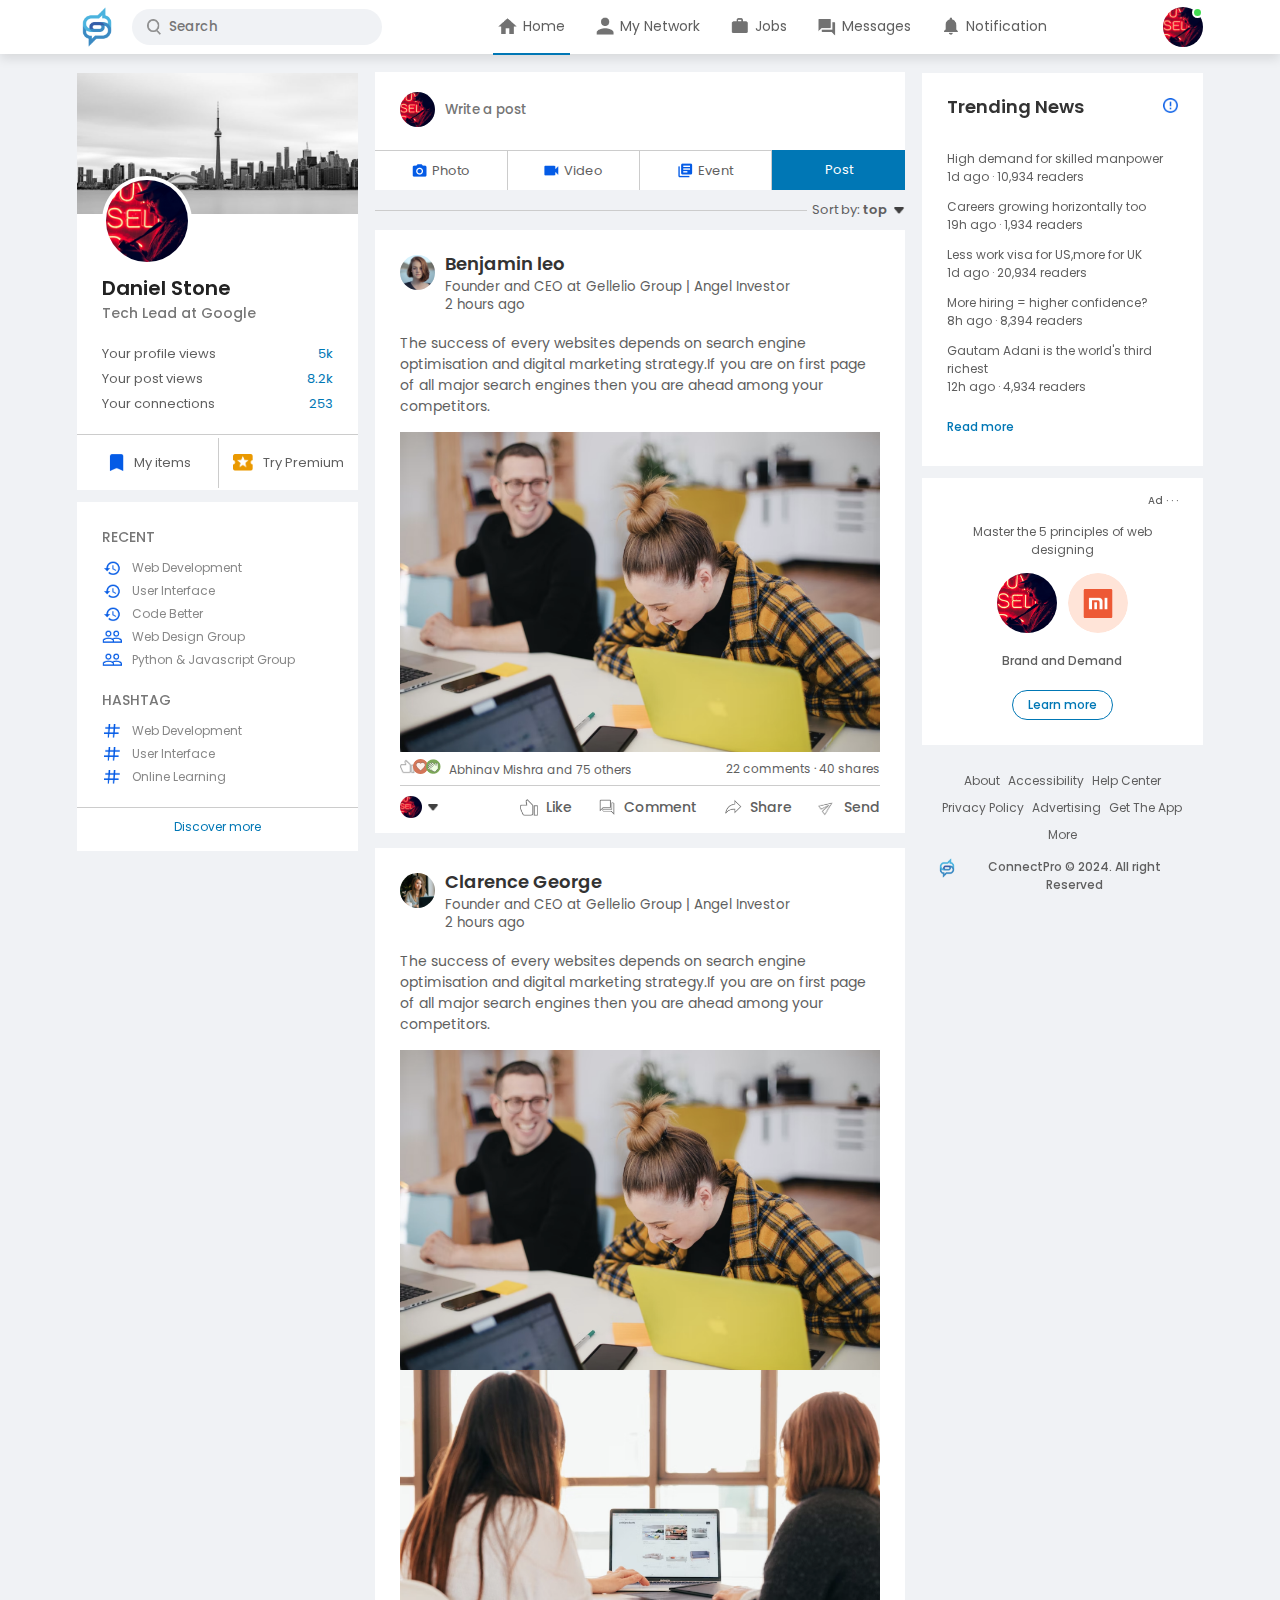
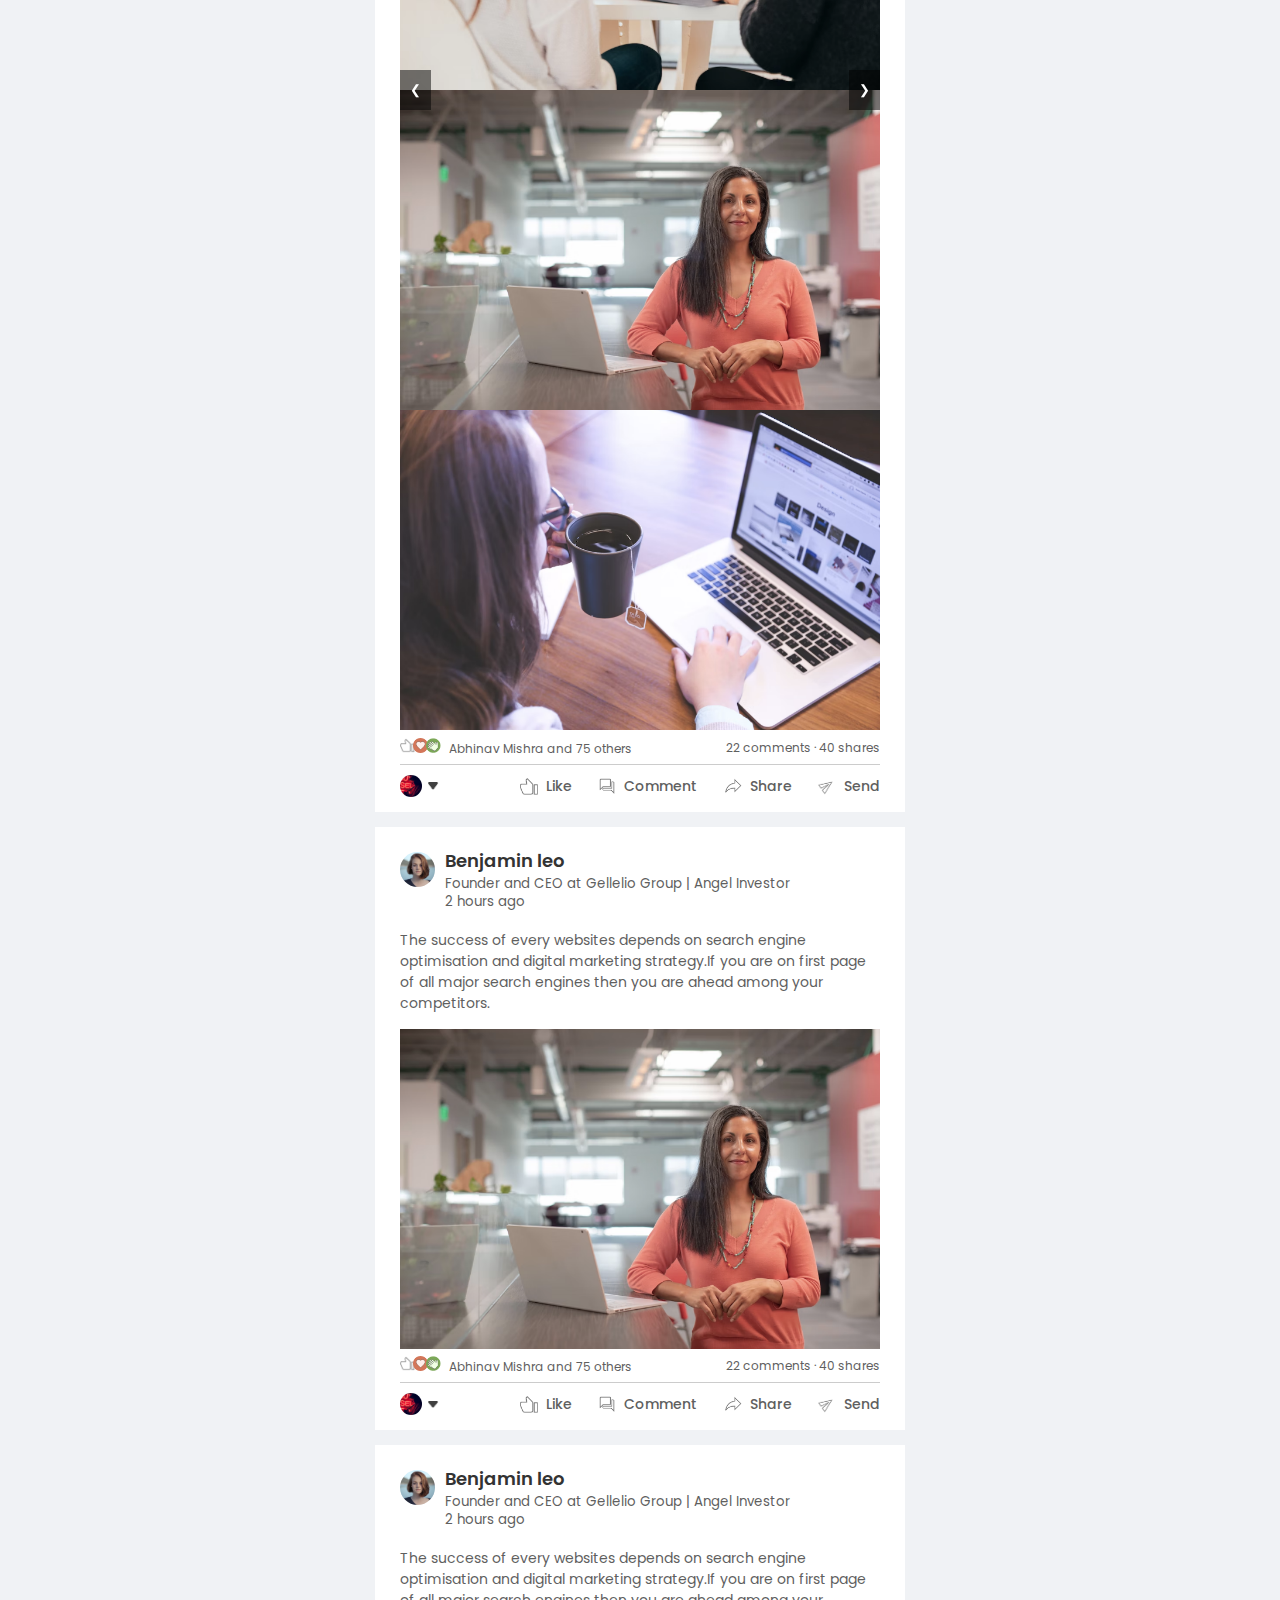
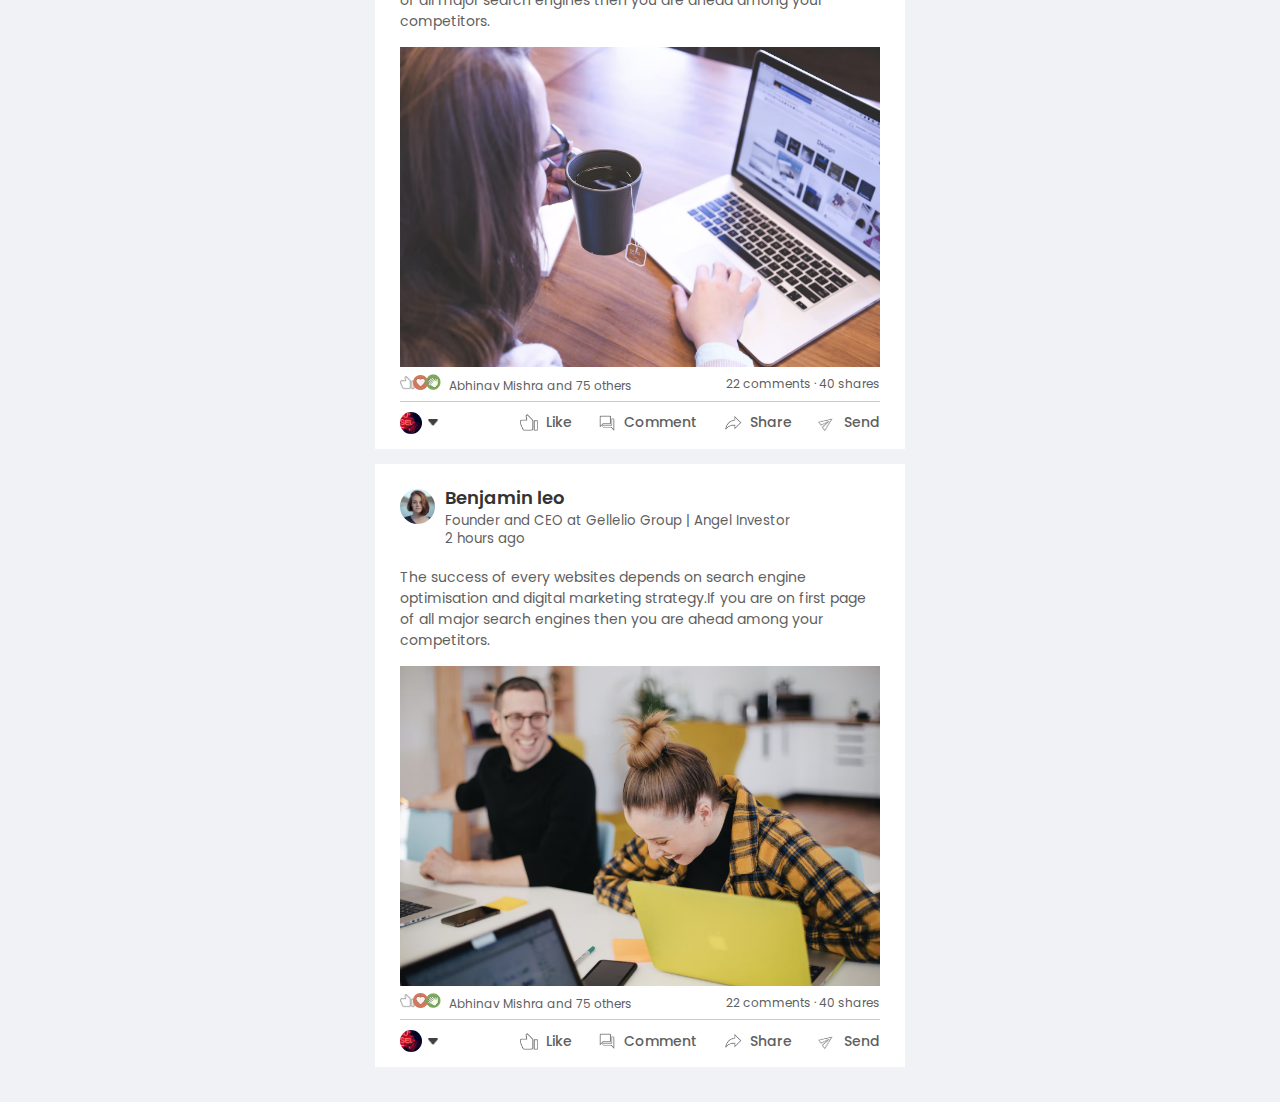
<file: index.html>
<!DOCTYPE html>
<html lang="en">
  <head>
    <meta charset="UTF-8" />
    <meta name="viewport" content="width=device-width, initial-scale=1.0" />
    <title>ConnectPro | Home</title>
    <link id="logo" rel="icon" href="assets/images/favicon.png" />
    <link
      href="https://fonts.googleapis.com/css2?family=Poppins:wght@200;300;400;500;600&display=swap"
      rel="stylesheet"
    />
    <link rel="stylesheet" href="assets/styles/index.css" />
    <script
      src="https://code.jquery.com/jquery-3.7.1.min.js"
      integrity="sha256-/JqT3SQfawRcv/BIHPThkBvs0OEvtFFmqPF/lYI/Cxo="
      crossorigin="anonymous"
    ></script>
  </head>
  <body>
    <header>
      <nav class="navbar">
        <div class="navbar-left">
          <a href="index.html" class="logo"
            ><img src="assets/images/favicon.png" alt=""
          /></a>
          <div class="search-box">
            <img src="assets/images/search.png" alt="" />
            <input type="text" placeholder="Search" />
          </div>
        </div>
        <div class="navbar-center">
          <ul>
            <li>
              <a href="comming-soon.html" class="active-links"
                ><img src="assets/images/home.png" alt="" /><span>Home</span></a
              >
            </li>
            <li>
              <a href="comming-soon.html"
                ><img src="assets/images/network.png" alt="" /><span
                  >My Network</span
                ></a
              >
            </li>
            <li>
              <a href="comming-soon.html"
                ><img src="assets/images/jobs.png" alt="" /><span>Jobs</span></a
              >
            </li>
            <li>
              <a href="comming-soon.html"
                ><img src="assets/images/message.png" alt="" /><span
                  >Messages</span
                ></a
              >
            </li>
            <li>
              <a href="comming-soon.html"
                ><img src="assets/images/notification.png" alt="" /><span
                  >Notification</span
                ></a
              >
            </li>
          </ul>
        </div>
        <div class="navbar-right">
          <div class="online">
            <img
              src="assets/images/user-1.jpg"
              class="nav-profile-img"
              onclick="toggleProfileMenu()"
              alt=""
            />
          </div>
        </div>
        <!-- profile -menu -->
        <div class="profile-menu-wrap" id="profileMenu">
          <div class="profile-menu">
            <div class="user-info">
              <img src="assets/images/user-1.jpg" alt="" />
              <div>
                <h3 class="user-name">Daniel Stone</h3>
                <a href="profile/index.html">See your profile</a>
              </div>
            </div>
            <hr />
            <a href="comming-soon.html" class="profile-menu-link">
              <img src="assets/images/feedback.png" alt="" />
              <p>Give Feedback</p>
              <span>&gt;</span>
            </a>
            <a href="comming-soon.html" class="profile-menu-link">
              <img src="assets/images/setting.png" alt="" />
              <p>Setting &amp; Privacy</p>
              <span>&gt;</span>
            </a>
            <a href="comming-soon.html" class="profile-menu-link">
              <img src="assets/images/help.png" alt="" />
              <p>Help &amp; Support</p>
              <span>&gt;</span>
            </a>
            <a href="comming-soon.html" class="profile-menu-link">
              <img src="assets/images/display.png" alt="" />
              <p>Display &amp; Accessibility</p>
              <span>&gt;</span>
            </a>
            <a href="login.html" class="profile-menu-link">
              <img src="assets/images/logout.png" alt="" />
              <p>Logout</p>
            </a>
          </div>
        </div>
      </nav>
    </header>
    <!-- nav end -->
    <main>
      <div class="container">
        <div class="left-sidebar">
          <div class="sidebar-profile-box">
            <img src="assets/images/cover-pic.jpg" alt="" width="100%" />
            <div class="sidebar-profile-info">
              <img src="assets/images/user-1.jpg" alt="" />
              <h1 class="user-name">Daniel Stone</h1>
              <h3>Tech Lead at Google</h3>
              <ul>
                <li>Your profile views<span>5k</span></li>
                <li>Your post views<span>8.2k</span></li>
                <li>Your connections<span>253</span></li>
              </ul>
            </div>
            <div class="sidebar-profile-links">
              <a href="comming-soon.html">
                <img src="assets/images/items.png" alt="" />My items</a
              >
              <a href="comming-soon.html">
                <img src="assets/images/premium.png" alt="" />Try Premium</a
              >
            </div>
          </div>
          <div class="sidebar-activity" id="sidebarActivity">
            <h3>RECENT</h3>
            <a href="comming-soon.html"
              ><img src="assets/images/recent.png" alt="" />Web Development</a
            >
            <a href="comming-soon.html"
              ><img src="assets/images/recent.png" alt="" />User Interface</a
            >
            <a href="comming-soon.html"
              ><img src="assets/images/recent.png" alt="" />Code Better</a
            >
            <a href="comming-soon.html"
              ><img src="assets/images/group.png" alt="" />Web Design Group</a
            >
            <a href="comming-soon.html"
              ><img src="assets/images/group.png" alt="" />Python &amp;
              Javascript Group</a
            >
            <h3>HASHTAG</h3>
            <a href="comming-soon.html"
              ><img src="assets/images/hashtag.png" alt="" />Web Development</a
            >
            <a href="comming-soon.html"
              ><img src="assets/images/hashtag.png" alt="" />User Interface</a
            >
            <a href="comming-soon.html"
              ><img src="assets/images/hashtag.png" alt="" />Online Learning</a
            >
            <div class="discover-more-links">
              <a href="comming-soon.html">Discover more</a>
            </div>
          </div>
          <p id="showMoreLink" onclick="toggleActivity()">Show more <b>+</b></p>
        </div>
        <div class="main-content">
          <div class="create-post">
            <div class="create-post-input">
              <img src="assets/images/user-1.jpg" alt="" />
              <textarea rows="2" placeholder="Write a post"></textarea>
            </div>
            <div class="create-post-links">
              <ul>
                <li><img src="assets/images/photo.png" alt="" />Photo</li>
                <li><img src="assets/images/video.png" alt="" />Video</li>
                <li><img src="assets/images/event.png" alt="" />Event</li>
                <li>Post</li>
              </ul>
            </div>
          </div>
          <div class="sort-by">
            <hr />
            <p>
              Sort by:
              <span>top <img src="assets/images/down-arrow.png" alt="" /></span>
            </p>
          </div>
          <div class="post">
            <div class="post-author">
              <img src="assets/images/user-3.png" alt="" />

              <div>
                <h1>Benjamin leo</h1>
                <small
                  >Founder and CEO at Gellelio Group | Angel Investor
                </small>
                <small>2 hours ago </small>
              </div>
            </div>
            <p>
              The success of every websites depends on search engine
              optimisation and digital marketing strategy.If you are on first
              page of all major search engines then you are ahead among your
              competitors.
            </p>
            <img src="assets/images/post-image-1.png" width="100%" alt="" />

            <div class="post-stats">
              <div>
                <img src="assets/images/thumbsup.png" alt="" />
                <img src="assets/images/love.png" alt="" />
                <img src="assets/images/clap.png" alt="" />
                <span class="liked-user">Abhinav Mishra and 75 others</span>
              </div>
              <div>
                <span>22 comments &middot; 40 shares </span>
              </div>
            </div>
            <div class="post-activity">
              <div>
                <img
                  src="assets/images/user-1.jpg"
                  class="post-activity-user-icon"
                  alt=""
                />
                <img
                  src="assets/images/down-arrow.png"
                  class="post-activity-arrow-icon"
                  alt=""
                />
              </div>
              <div class="post-activity-link-section">
                <div class="post-activity-link">
                  <img src="assets/images/like.png" alt="" />
                  <span>Like</span>
                </div>
                <div class="post-activity-link">
                  <img src="assets/images/comment.png" alt="" />
                  <span>Comment</span>
                </div>
                <div class="post-activity-link">
                  <img src="assets/images/share.png" alt="" />
                  <span>Share</span>
                </div>
                <div class="post-activity-link">
                  <img src="assets/images/send.png" alt="" />
                  <span>Send</span>
                </div>
              </div>
            </div>
          </div>
          <div class="post">
            <div class="post-author">
              <img src="assets/images/user-4.png" alt="" />

              <div>
                <h1>Clarence George</h1>
                <small
                  >Founder and CEO at Gellelio Group | Angel Investor
                </small>
                <small>2 hours ago </small>
              </div>
            </div>
            <p>
              The success of every websites depends on search engine
              optimisation and digital marketing strategy.If you are on first
              page of all major search engines then you are ahead among your
              competitors.
            </p>
            <div class="slider">
              <ul class="slides">
                <!-- Each image will be inside this unordered list -->
                <li class="slide">
                  <img
                    src="assets/images/post-image-1.png"
                    width="100%"
                    alt=""
                  />
                  <img
                    src="assets/images/post-image-2.png"
                    width="100%"
                    alt=""
                  />
                  <img
                    src="assets/images/post-image-3.png"
                    width="100%"
                    alt=""
                  />
                  <img
                    src="assets/images/post-image-4.png"
                    width="100%"
                    alt=""
                  />
                </li>
                <!-- Add more images as needed -->
              </ul>
              <button class="prev">&#10094;</button>
              <button class="next">&#10095;</button>
            </div>

            <div class="post-stats">
              <div>
                <img src="assets/images/thumbsup.png" alt="" />
                <img src="assets/images/love.png" alt="" />
                <img src="assets/images/clap.png" alt="" />
                <span class="liked-user">Abhinav Mishra and 75 others</span>
              </div>
              <div>
                <span>22 comments &middot; 40 shares </span>
              </div>
            </div>
            <div class="post-activity">
              <div>
                <img
                  src="assets/images/user-1.jpg"
                  class="post-activity-user-icon"
                  alt=""
                />
                <img
                  src="assets/images/down-arrow.png"
                  class="post-activity-arrow-icon"
                  alt=""
                />
              </div>
              <div class="post-activity-link-section">
                <div class="post-activity-link">
                  <img src="assets/images/like.png" alt="" />
                  <span>Like</span>
                </div>
                <div class="post-activity-link">
                  <img src="assets/images/comment.png" alt="" />
                  <span>Comment</span>
                </div>
                <div class="post-activity-link">
                  <img src="assets/images/share.png" alt="" />
                  <span>Share</span>
                </div>
                <div class="post-activity-link">
                  <img src="assets/images/send.png" alt="" />
                  <span>Send</span>
                </div>
              </div>
            </div>
          </div>
          <div class="post">
            <div class="post-author">
              <img src="assets/images/user-3.png" alt="" />

              <div>
                <h1>Benjamin leo</h1>
                <small
                  >Founder and CEO at Gellelio Group | Angel Investor
                </small>
                <small>2 hours ago </small>
              </div>
            </div>
            <p>
              The success of every websites depends on search engine
              optimisation and digital marketing strategy.If you are on first
              page of all major search engines then you are ahead among your
              competitors.
            </p>
            <img src="assets/images/post-image-3.png" width="100%" alt="" />

            <div class="post-stats">
              <div>
                <img src="assets/images/thumbsup.png" alt="" />
                <img src="assets/images/love.png" alt="" />
                <img src="assets/images/clap.png" alt="" />
                <span class="liked-user">Abhinav Mishra and 75 others</span>
              </div>
              <div>
                <span>22 comments &middot; 40 shares </span>
              </div>
            </div>
            <div class="post-activity">
              <div>
                <img
                  src="assets/images/user-1.jpg"
                  class="post-activity-user-icon"
                  alt=""
                />
                <img
                  src="assets/images/down-arrow.png"
                  class="post-activity-arrow-icon"
                  alt=""
                />
              </div>
              <div class="post-activity-link-section">
                <div class="post-activity-link">
                  <img src="assets/images/like.png" alt="" />
                  <span>Like</span>
                </div>
                <div class="post-activity-link">
                  <img src="assets/images/comment.png" alt="" />
                  <span>Comment</span>
                </div>
                <div class="post-activity-link">
                  <img src="assets/images/share.png" alt="" />
                  <span>Share</span>
                </div>
                <div class="post-activity-link">
                  <img src="assets/images/send.png" alt="" />
                  <span>Send</span>
                </div>
              </div>
            </div>
          </div>
          <div class="post">
            <div class="post-author">
              <img src="assets/images/user-3.png" alt="" />

              <div>
                <h1>Benjamin leo</h1>
                <small
                  >Founder and CEO at Gellelio Group | Angel Investor
                </small>
                <small>2 hours ago </small>
              </div>
            </div>
            <p>
              The success of every websites depends on search engine
              optimisation and digital marketing strategy.If you are on first
              page of all major search engines then you are ahead among your
              competitors.
            </p>
            <img src="assets/images/post-image-4.png" width="100%" alt="" />

            <div class="post-stats">
              <div>
                <img src="assets/images/thumbsup.png" alt="" />
                <img src="assets/images/love.png" alt="" />
                <img src="assets/images/clap.png" alt="" />
                <span class="liked-user">Abhinav Mishra and 75 others</span>
              </div>
              <div>
                <span>22 comments &middot; 40 shares </span>
              </div>
            </div>
            <div class="post-activity">
              <div>
                <img
                  src="assets/images/user-1.jpg"
                  class="post-activity-user-icon"
                  alt=""
                />
                <img
                  src="assets/images/down-arrow.png"
                  class="post-activity-arrow-icon"
                  alt=""
                />
              </div>
              <div class="post-activity-link-section">
                <div class="post-activity-link">
                  <img src="assets/images/like.png" alt="" />
                  <span>Like</span>
                </div>
                <div class="post-activity-link">
                  <img src="assets/images/comment.png" alt="" />
                  <span>Comment</span>
                </div>
                <div class="post-activity-link">
                  <img src="assets/images/share.png" alt="" />
                  <span>Share</span>
                </div>
                <div class="post-activity-link">
                  <img src="assets/images/send.png" alt="" />
                  <span>Send</span>
                </div>
              </div>
            </div>
          </div>
          <div class="post">
            <div class="post-author">
              <img src="assets/images/user-3.png" alt="" />

              <div>
                <h1>Benjamin leo</h1>
                <small
                  >Founder and CEO at Gellelio Group | Angel Investor
                </small>
                <small>2 hours ago </small>
              </div>
            </div>
            <p>
              The success of every websites depends on search engine
              optimisation and digital marketing strategy.If you are on first
              page of all major search engines then you are ahead among your
              competitors.
            </p>
            <img src="assets/images/post-image-1.png" width="100%" alt="" />

            <div class="post-stats">
              <div>
                <img src="assets/images/thumbsup.png" alt="" />
                <img src="assets/images/love.png" alt="" />
                <img src="assets/images/clap.png" alt="" />
                <span class="liked-user">Abhinav Mishra and 75 others</span>
              </div>
              <div>
                <span>22 comments &middot; 40 shares </span>
              </div>
            </div>
            <div class="post-activity">
              <div>
                <img
                  src="assets/images/user-1.jpg"
                  class="post-activity-user-icon"
                  alt=""
                />
                <img
                  src="assets/images/down-arrow.png"
                  class="post-activity-arrow-icon"
                  alt=""
                />
              </div>
              <div class="post-activity-link-section">
                <div class="post-activity-link">
                  <img src="assets/images/like.png" alt="" />
                  <span>Like</span>
                </div>
                <div class="post-activity-link">
                  <img src="assets/images/comment.png" alt="" />
                  <span>Comment</span>
                </div>
                <div class="post-activity-link">
                  <img src="assets/images/share.png" alt="" />
                  <span>Share</span>
                </div>
                <div class="post-activity-link">
                  <img src="assets/images/send.png" alt="" />
                  <span>Send</span>
                </div>
              </div>
            </div>
          </div>
        </div>
        <div class="right-sidebar">
          <div class="sidebar-news">
            <img src="assets/images/more.png" class="info-icon" alt="" />
            <h3>Trending News</h3>
            <a>High demand for skilled manpower</a>
            <span>1d ago &middot; 10,934 readers</span>
            <a>Careers growing horizontally too</a>
            <span>19h ago &middot; 1,934 readers</span>
            <a>Less work visa for US,more for UK</a>
            <span>1d ago &middot; 20,934 readers</span>
            <a>More hiring = higher confidence?</a>
            <span>8h ago &middot; 8,394 readers</span>
            <a>Gautam Adani is the world's third richest</a>
            <span>12h ago &middot; 4,934 readers</span>
            <a href="comming-soon.html" class="read-more-links">Read more</a>
          </div>
          <div class="sidebar-ad">
            <small>Ad &middot; &middot; &middot;</small>
            <p>Master the 5 principles of web designing</p>
            <div>
              <img src="assets/images/user-1.jpg" alt="" />
              <img src="assets/images/mi-logo.png" alt="" />
            </div>
            <b>Brand and Demand</b>
            <a href="comming-soon.html" class="ad-link">Learn more</a>
          </div>
          <div class="sidebar-uesful-links">
            <a href="comming-soon.html">About</a>
            <a href="comming-soon.html">Accessibility</a>
            <a href="comming-soon.html">Help Center</a>
            <a href="comming-soon.html">Privacy Policy</a>
            <a href="comming-soon.html">Advertising</a>
            <a href="comming-soon.html">Get The App</a>
            <a href="comming-soon.html">More</a>
            <div class="copyright-msg">
              <img src="assets/images/favicon.png" alt="" />
              <p>ConnectPro &#169; 2024. All right Reserved</p>
            </div>
          </div>
        </div>
      </div>
    </main>
    <script src="script/index.js" defer></script>
  </body>
</html>
</file>
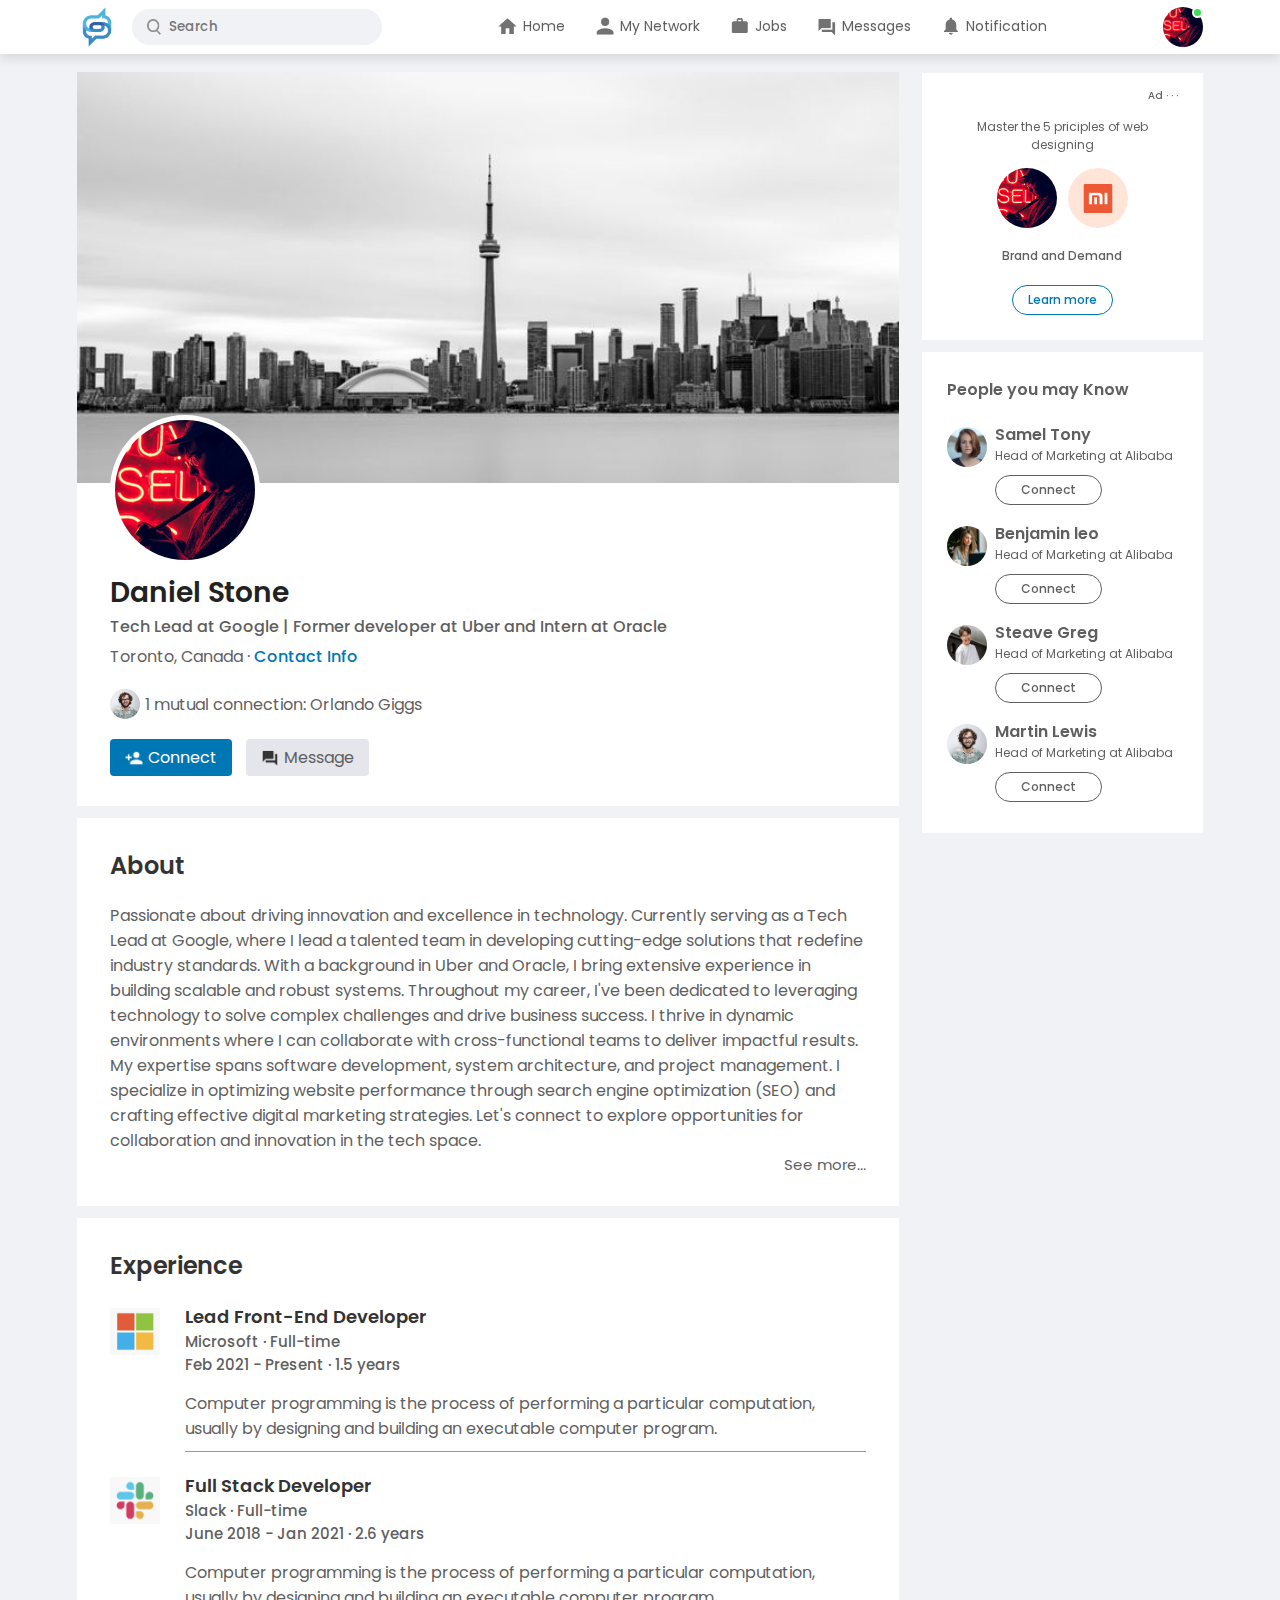
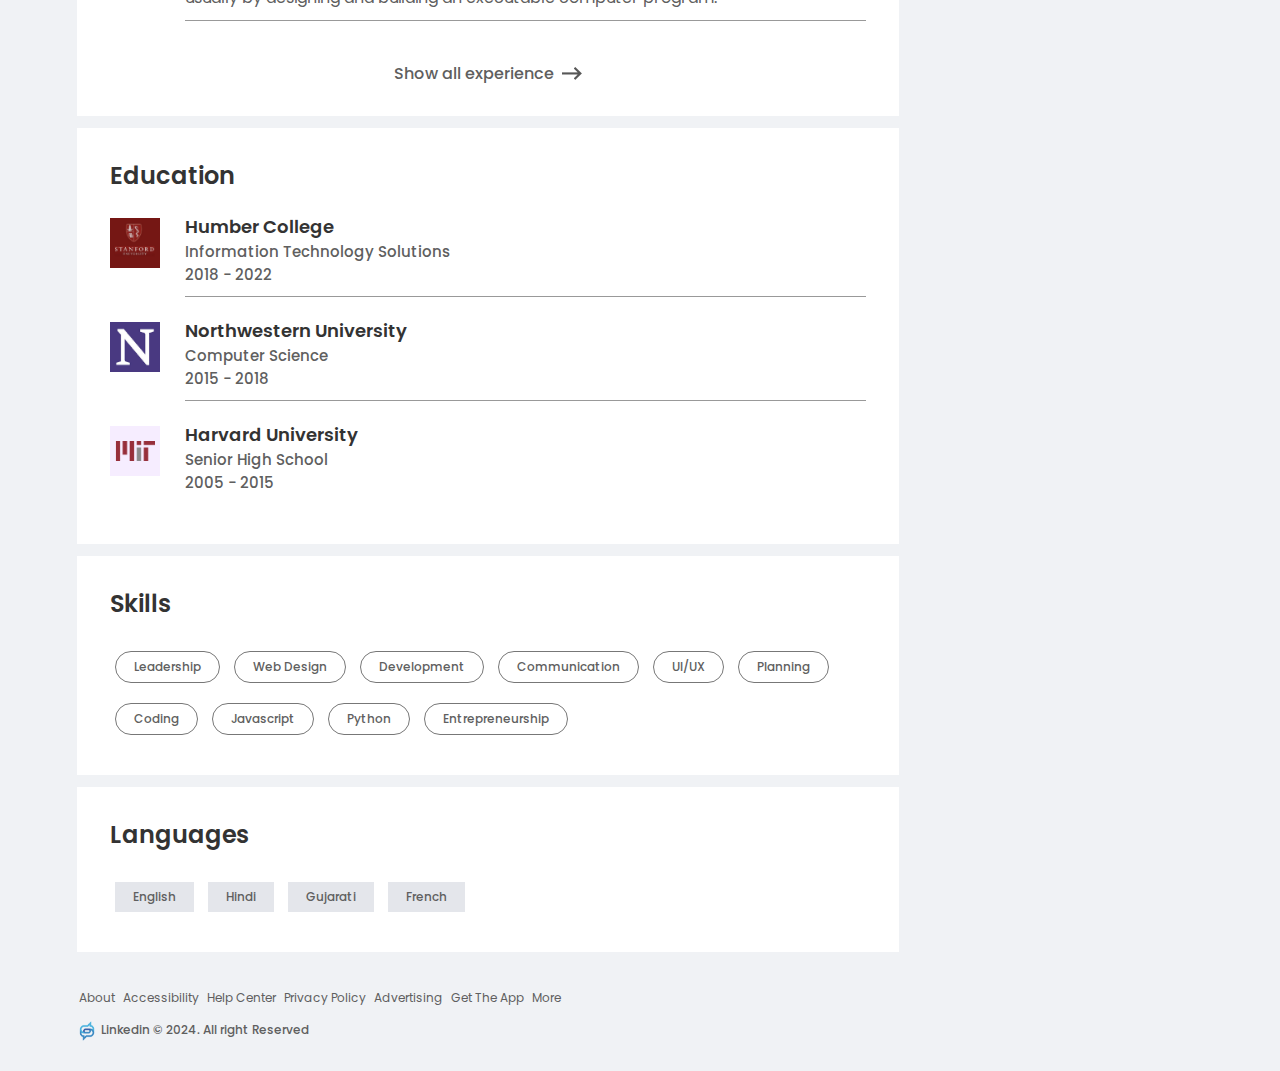
<file: profile/index.html>
<!DOCTYPE html>
<html lang="en">
  <head>
    <meta charset="UTF-8" />
    <meta name="viewport" content="width=device-width, initial-scale=1.0" />
    <title>ConnectPro | Profile</title>
    <link id="logo" rel="icon" href="../assets/images/favicon.png" />
    <link
      href="https://fonts.googleapis.com/css2?family=Poppins:wght@200;300;400;500;600&display=swap"
      rel="stylesheet"
    />
    <script
      src="https://code.jquery.com/jquery-3.7.1.min.js"
      integrity="sha256-/JqT3SQfawRcv/BIHPThkBvs0OEvtFFmqPF/lYI/Cxo="
      crossorigin="anonymous"
    ></script>
    <link rel="stylesheet" href="../assets/styles/index.css" />
    <script>
      $(document).ready(function () {
        $("#about-more").hide();
        $("#see-more-about").click(function () {
          $("#about-more").toggle(300);
          $("#see-more-about").hide(250);
        });
      });
    </script>
  </head>
  <body>
    <header>
      <nav class="navbar">
        <div class="navbar-left">
          <a href="../index.html" class="logo"
            ><img src="../assets/images/favicon.png" alt=""
          /></a>
          <div class="search-box">
            <img src="../assets/images/search.png" alt="" />
            <input type="text" placeholder="Search" />
          </div>
        </div>
        <div class="navbar-center">
          <ul>
            <li>
              <a href="../index.html"
                ><img src="../assets/images/home.png" alt="" /><span
                  >Home</span
                ></a
              >
            </li>
            <li>
              <a href="../comming-soon.html"
                ><img src="../assets/images/network.png" alt="" /><span
                  >My Network</span
                ></a
              >
            </li>
            <li>
              <a href="../comming-soon.html"
                ><img src="../assets/images/jobs.png" alt="" /><span
                  >Jobs</span
                ></a
              >
            </li>
            <li>
              <a href="../comming-soon.html"
                ><img src="../assets/images/message.png" alt="" /><span
                  >Messages</span
                ></a
              >
            </li>
            <li>
              <a href="../comming-soon.html"
                ><img src="../assets/images/notification.png" alt="" /><span
                  >Notification</span
                ></a
              >
            </li>
          </ul>
        </div>
        <div class="navbar-right">
          <div class="online">
            <img
              src="../assets/images/user-1.jpg"
              class="nav-profile-img"
              onclick="toggleProfileMenu()"
              alt=""
            />
          </div>
        </div>
        <!-- profile -menu -->
        <div class="profile-menu-wrap" id="profileMenu">
          <div class="profile-menu">
            <div class="user-info">
              <img src="../assets/images/user-1.jpg" alt="" />
              <div>
                <h3 class="user-name">Daniel Stone</h3>
                <a href="index.html">See your profile</a>
              </div>
            </div>
            <hr />
            <a href="../comming-soon.html" class="profile-menu-link">
              <img src="../assets/images/feedback.png" alt="" />
              <p>Give Feedback</p>
              <span>&gt;</span>
            </a>
            <a href="../comming-soon.html" class="profile-menu-link">
              <img src="../assets/images/setting.png" alt="" />
              <p>Setting &amp; Privacy</p>
              <span>&gt;</span>
            </a>
            <a href="../comming-soon.html" class="profile-menu-link">
              <img src="../assets/images/help.png" alt="" />
              <p>Help &amp; Support</p>
              <span>&gt;</span>
            </a>
            <a href="../comming-soon.html" class="profile-menu-link">
              <img src="../assets/images/display.png" alt="" />
              <p>Display &amp; Accessibility</p>
              <span>&gt;</span>
            </a>
            <a href="../login.html" class="profile-menu-link">
              <img src="../assets/images/logout.png" alt="" />
              <p>Logout</p>
            </a>
          </div>
        </div>
      </nav>
    </header>
    <main>
      <div class="container">
        <div class="profile-main">
          <div class="profile-container">
            <img src="../assets/images/cover-pic.jpg" width="100%" alt="" />
            <div class="profile-container-inner">
              <img
                src="../assets/images/user-1.jpg"
                class="profile-pic"
                alt=""
              />
              <h1 class="user-name">Daniel Stone</h1>
              <b
                >Tech Lead at Google | Former developer at Uber and Intern at
                Oracle</b
              >
              <p>
                Toronto, Canada &middot;
                <a href="../comming-soon.html">Contact Info</a>
              </p>
              <div class="mutual-connection">
                <img src="../assets/images/user-2.png" alt="" />
                <span>1 mutual connection: Orlando Giggs</span>
              </div>
              <div class="profile-btn">
                <a href="../comming-soon.html" class="primary-btn">
                  <img src="../assets/images/connect.png" alt="" />Connect
                </a>
                <a href="../comming-soon.html">
                  <img src="../assets/images/chat.png" alt="" />Message
                </a>
              </div>
            </div>
          </div>
          <div class="profile-description">
            <h2>About</h2>
            <p>
              Passionate about driving innovation and excellence in technology.
              Currently serving as a Tech Lead at Google, where I lead a
              talented team in developing cutting-edge solutions that redefine
              industry standards. With a background in Uber and Oracle,
              <span id="about-more"
                >I bring extensive experience in building scalable and robust
                systems. Throughout my career, I've been dedicated to leveraging
                technology to solve complex challenges and drive business
                success. I thrive in dynamic environments where I can
                collaborate with cross-functional teams to deliver impactful
                results. My expertise spans software development, system
                architecture, and project management. I specialize in optimizing
                website performance through search engine optimization (SEO) and
                crafting effective digital marketing strategies. Let's connect
                to explore opportunities for collaboration and innovation in the
                tech space.</span
              >
              <a id="see-more-about" class="see-more-link">See more...</a>
            </p>
          </div>
          <div class="profile-description">
            <h2>Experience</h2>
            <div class="profile-des-row">
              <img src="../assets/images/microsoft.png" alt="" />
              <div>
                <h3>Lead Front-End Developer</h3>
                <b>Microsoft &middot; Full-time</b>
                <b>Feb 2021 - Present &middot; 1.5 years</b>
                <p>
                  Computer programming is the process of performing a particular
                  computation, usually by designing and building an executable
                  computer program.
                </p>
                <hr />
              </div>
            </div>
            <div class="profile-des-row">
              <img src="../assets/images/slack.png" alt="" />
              <div>
                <h3>Full Stack Developer</h3>
                <b>Slack &middot; Full-time</b>
                <b>June 2018 - Jan 2021 &middot; 2.6 years</b>
                <p>
                  Computer programming is the process of performing a particular
                  computation, usually by designing and building an executable
                  computer program.
                </p>
                <hr />
              </div>
            </div>
            <!-- Trigger button -->
            <a class="expreience-link" id="openModal"
              >Show all experience
              <img src="../assets/images/right-arrow.png" alt=""
            /></a>

            <!-- Modal container -->
            <div id="myModal" class="modal">
              <div class="modal-content">
                <span class="close">×</span>
                <div class="profile-des-row">
                  <img src="../assets/images/microsoft.png" alt="" />
                  <div>
                    <h3>Lead Front-End Developer</h3>
                    <b>Microsoft &middot; Full-time</b>
                    <b>Feb 2021 - Present &middot; 1.5 years</b>
                    <p>
                      Computer programming is the process of performing a
                      particular computation, usually by designing and building
                      an executable computer program.
                    </p>
                    <hr />
                  </div>
                </div>
                <div class="profile-des-row">
                  <img src="../assets/images/slack.png" alt="" />
                  <div>
                    <h3>Full Stack Developer</h3>
                    <b>Slack &middot; Full-time</b>
                    <b>June 2018 - Jan 2021 &middot; 2.6 years</b>
                    <p>
                      Computer programming is the process of performing a
                      particular computation, usually by designing and building
                      an executable computer program.
                    </p>
                    <hr />
                  </div>
                </div>
                <div class="profile-des-row">
                  <img src="../assets/images/google.png" alt="" />
                  <div>
                    <h3>Web Developer</h3>
                    <b>Google Inc &middot; Full-time</b>
                    <b>Sept 2015 - May 2018 &middot; 2.8 years</b>
                    <p>
                      Computer programming is the process of performing a
                      particular computation, usually by designing and building
                      an executable computer program.
                    </p>
                    <hr />
                  </div>
                </div>
              </div>
            </div>
          </div>
          <div class="profile-description">
            <h2>Education</h2>
            <div class="profile-des-row">
              <img src="../assets/images/stanford.png" alt="" />
              <div>
                <h3>Humber College</h3>
                <b>Information Technology Solutions</b>
                <b>2018 - 2022</b>
                <hr />
              </div>
            </div>
            <div class="profile-des-row">
              <img src="../assets/images/north.png" alt="" />
              <div>
                <h3>Northwestern University</h3>
                <b>Computer Science</b>
                <b>2015 - 2018</b>
                <hr />
              </div>
            </div>
            <div class="profile-des-row">
              <img src="../assets/images/mit.png" alt="" />
              <div>
                <h3>Harvard University</h3>
                <b>Senior High School</b>
                <b>2005 - 2015</b>
              </div>
            </div>
          </div>
          <div class="profile-description">
            <h2>Skills</h2>
            <a href="../comming-soon.html" class="skills-btn">Leadership</a>
            <a href="../comming-soon.html" class="skills-btn">Web Design</a>
            <a href="../comming-soon.html" class="skills-btn">Development</a>
            <a href="../comming-soon.html" class="skills-btn">Communication</a>
            <a href="../comming-soon.html" class="skills-btn">UI/UX</a>
            <a href="../comming-soon.html" class="skills-btn">Planning</a>
            <a href="../comming-soon.html" class="skills-btn">Coding</a>
            <a href="../comming-soon.html" class="skills-btn">Javascript</a>
            <a href="../comming-soon.html" class="skills-btn">Python</a>
            <a href="../comming-soon.html" class="skills-btn"
              >Entrepreneurship</a
            >
          </div>
          <div class="profile-description">
            <h2>Languages</h2>
            <a href="../comming-soon.html" class="languages-btn">English</a>
            <a href="../comming-soon.html" class="languages-btn">Hindi</a>
            <a href="../comming-soon.html" class="languages-btn">Gujarati</a>
            <a href="../comming-soon.html" class="languages-btn">French</a>
          </div>
        </div>

        <div class="profile-sidebar">
          <div class="sidebar-ad">
            <small>Ad &middot; &middot; &middot;</small>
            <p>Master the 5 priciples of web designing</p>
            <div>
              <img src="../assets/images/user-1.jpg" alt="" />
              <img src="../assets/images/mi-logo.png" alt="" />
            </div>
            <b>Brand and Demand</b>
            <a href="../comming-soon.html" class="ad-link">Learn more</a>
          </div>
          <div class="sidebar-people">
            <h3>People you may Know</h3>
            <div class="sidebar-people-row">
              <img src="../assets/images/user-3.png" alt="" />
              <div>
                <h2>Samel Tony</h2>
                <p>Head of Marketing at Alibaba</p>
                <a href="../comming-soon.html">Connect</a>
              </div>
            </div>
            <div class="sidebar-people-row">
              <img src="../assets/images/user-4.png" alt="" />
              <div>
                <h2>Benjamin leo</h2>
                <p>Head of Marketing at Alibaba</p>
                <a href="../comming-soon.html">Connect</a>
              </div>
            </div>
            <div class="sidebar-people-row">
              <img src="../assets/images/user-5.png" alt="" />
              <div>
                <h2>Steave Greg</h2>
                <p>Head of Marketing at Alibaba</p>
                <a href="../comming-soon.html">Connect</a>
              </div>
            </div>
            <div class="sidebar-people-row">
              <img src="../assets/images/user-2.png" alt="" />
              <div>
                <h2>Martin Lewis</h2>
                <p>Head of Marketing at Alibaba</p>
                <a href="../comming-soon.html">Connect</a>
              </div>
            </div>
          </div>
        </div>
      </div>
    </main>
    <footer>
      <div class="profile-footer">
        <div class="sidebar-uesful-links">
          <a href="../comming-soon.html">About</a>
          <a href="../comming-soon.html">Accessibility</a>
          <a href="../comming-soon.html">Help Center</a>
          <a href="../comming-soon.html">Privacy Policy</a>
          <a href="../comming-soon.html">Advertising</a>
          <a href="../comming-soon.html">Get The App</a>
          <a href="../comming-soon.html">More</a>
          <div class="copyright-msg">
            <img src="../assets/images/favicon.png" alt="" />
            <p>Linkedin &#169; 2024. All right Reserved</p>
          </div>
        </div>
      </div>
    </footer>
    <script src="../script/index.js"></script>
  </body>
</html>
</file>
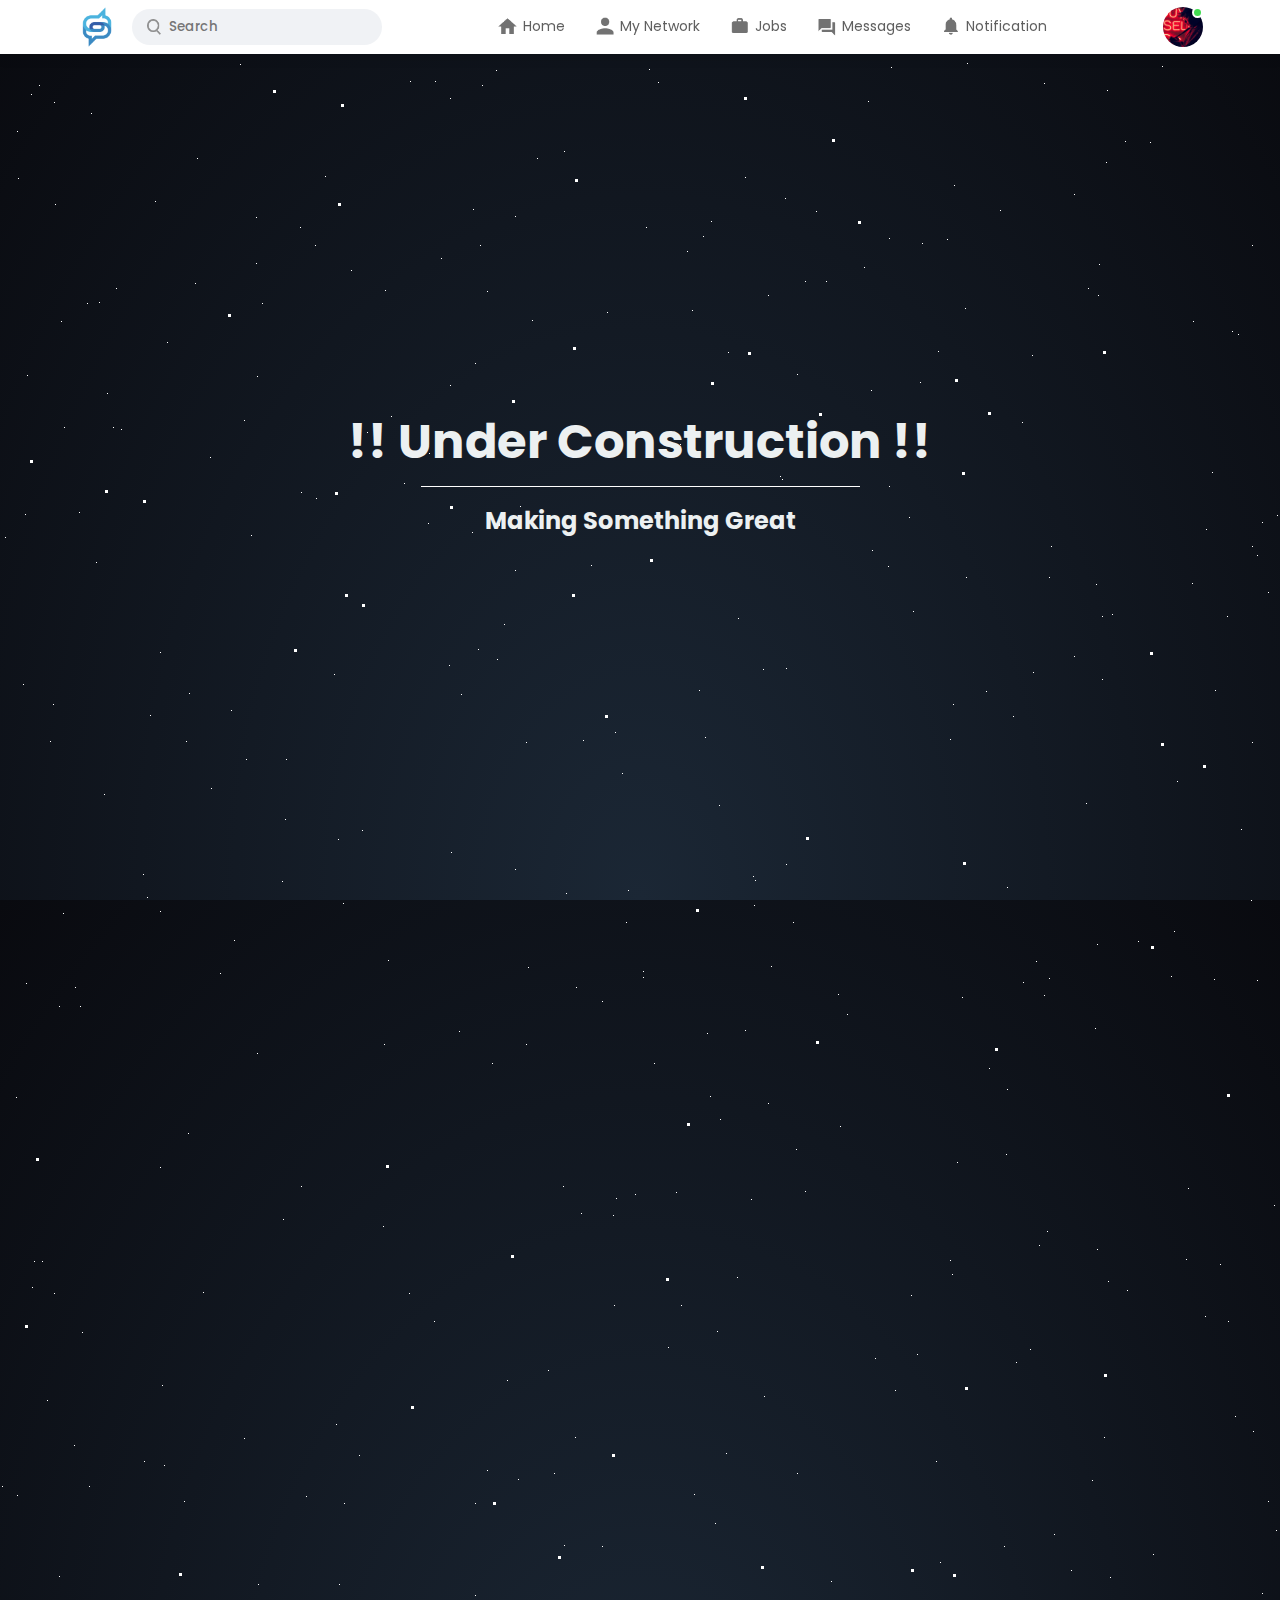
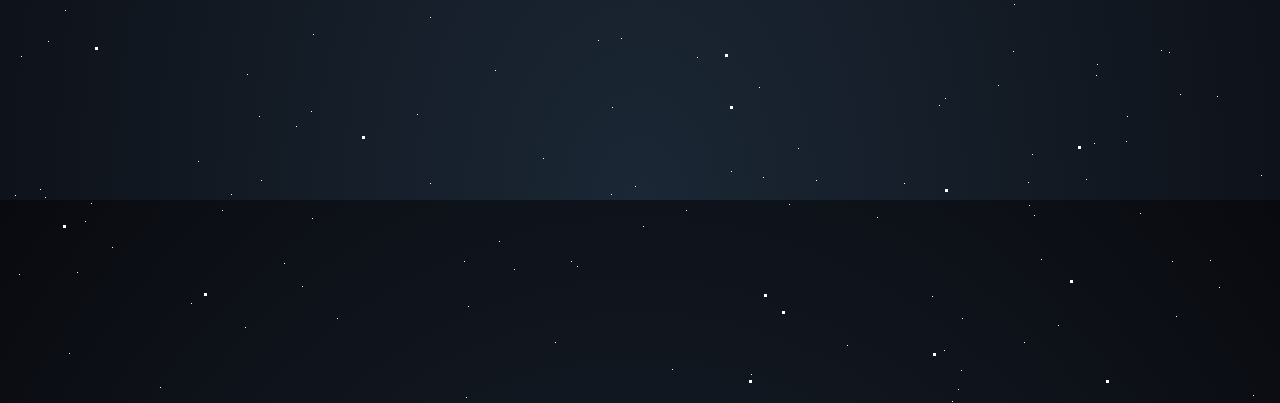
<file: comming-soon.html>
<!DOCTYPE html>
<!--[if lt IE 7]>      <html class="no-js lt-ie9 lt-ie8 lt-ie7"> <![endif]-->
<!--[if IE 7]>         <html class="no-js lt-ie9 lt-ie8"> <![endif]-->
<!--[if IE 8]>         <html class="no-js lt-ie9"> <![endif]-->
<!--[if gt IE 8]>      <html class="no-js"> <!--<![endif]-->
<html lang="en">
  <head>
    <meta charset="UTF-8" />
    <meta name="viewport" content="width=device-width, initial-scale=1.0" />
    <title>ConnectPro | Coming Soon</title>
    <link id="logo" rel="icon" href="assets/images/favicon.png" />
    <link
      href="https://fonts.googleapis.com/css2?family=Poppins:wght@200;300;400;500;600&display=swap"
      rel="stylesheet"
    />
    <link rel="stylesheet" href="assets/styles/index.css" />

    <script
      src="https://code.jquery.com/jquery-3.7.1.min.js"
      integrity="sha256-/JqT3SQfawRcv/BIHPThkBvs0OEvtFFmqPF/lYI/Cxo="
      crossorigin="anonymous"
    ></script>
    <style>
      html,
      body {
        height: 100%;
      }

      body {
        color: #ecf0f1;
        background: radial-gradient(
          ellipse at bottom,
          #1b2735 0%,
          #090a0f 100%
        );
        width: 100vw;
        position: absolute;
        top: 0;
        left: 0;
        overflow: hidden;
      }

      .main {
        position: absolute;
        height: 100%;
        width: 100%;
        display: flex;
        justify-content: center;
        align-items: center;
      }

      .contact {
        display: flex;
        flex-direction: column;
        justify-content: center;
        align-items: center;
      }

      .title {
        font-size: 3rem;
        margin-bottom: 0.5rem;
        width: 100%;
        text-align: center;
      }

      .sub-title {
        border-top: 0.1rem solid #fff;
        padding: 1rem 4rem;
        text-align: center;
      }

      @media only screen and (max-width: 769px) {
        .title {
          font-size: 2rem;
        }
        .sub-title {
          font-size: 1rem;
        }
      }

      /* CSS hack using multiple box-shadows to get them **Stars** */
      .stars {
        width: 1px;
        height: 1px;
        background: transparent;
        box-shadow: 1983px 1070px #fff, 1625px 734px #fff, 1505px 1218px #fff,
          1288px 1382px #fff, 1023px 982px #fff, 184px 1501px #fff,
          1352px 1072px #fff, 966px 577px #fff, 1928px 1505px #fff,
          284px 1863px #fff, 871px 390px #fff, 1591px 1017px #fff,
          1919px 1315px #fff, 1552px 697px #fff, 1775px 1722px #fff,
          61px 321px #fff, 1108px 1281px #fff, 1795px 22px #fff,
          1808px 716px #fff, 797px 374px #fff, 796px 1149px #fff, 952px 1px #fff,
          1361px 1185px #fff, 1110px 1577px #fff, 1058px 1925px #fff,
          160px 1987px #fff, 1274px 1205px #fff, 39px 85px #fff,
          1835px 484px #fff, 495px 1670px #fff, 986px 691px #fff,
          2px 1486px #fff, 719px 805px #fff, 1601px 89px #fff, 591px 565px #fff,
          1317px 1604px #fff, 1805px 1486px #fff, 703px 236px #fff,
          1950px 1089px #fff, 1527px 1923px #fff, 1690px 36px #fff,
          1252px 245px #fff, 343px 903px #fff, 143px 874px #fff,
          939px 1705px #fff, 1733px 372px #fff, 362px 830px #fff,
          1580px 1181px #fff, 251px 535px #fff, 1666px 1111px #fff,
          1276px 1530px #fff, 958px 1989px #fff, 75px 987px #fff,
          256px 217px #fff, 635px 1194px #fff, 1004px 1546px #fff,
          1910px 878px #fff, 520px 506px #fff, 1000px 210px #fff,
          1455px 1027px #fff, 417px 1714px #fff, 1376px 674px #fff,
          1744px 1390px #fff, 195px 283px #fff, 621px 1638px #fff,
          962px 997px #fff, 283px 1219px #fff, 1591px 1953px #fff,
          160px 652px #fff, 1430px 948px #fff, 1589px 1722px #fff,
          614px 1305px #fff, 167px 342px #fff, 1172px 1861px #fff,
          1097px 1249px #fff, 1094px 1743px #fff, 1988px 1361px #fff,
          461px 694px #fff, 1096px 584px #fff, 1876px 1984px #fff,
          315px 245px #fff, 441px 258px #fff, 1219px 1887px #fff,
          480px 245px #fff, 285px 819px #fff, 1753px 1833px #fff,
          816px 1780px #fff, 245px 1927px #fff, 715px 1523px #fff,
          475px 1595px #fff, 1162px 66px #fff, 543px 1758px #fff,
          112px 1847px #fff, 1604px 1243px #fff, 1888px 1758px #fff,
          162px 1385px #fff, 1587px 1863px #fff, 1059px 48px #fff,
          1161px 1650px #fff, 1881px 289px #fff, 475px 363px #fff,
          160px 911px #fff, 487px 291px #fff, 496px 70px #fff, 1107px 90px #fff,
          731px 1771px #fff, 1517px 918px #fff, 1013px 716px #fff,
          1832px 882px #fff, 107px 393px #fff, 1503px 1860px #fff,
          31px 94px #fff, 1640px 1112px #fff, 697px 1657px #fff, 435px 81px #fff,
          1526px 1467px #fff, 602px 1001px #fff, 1409px 306px #fff,
          1631px 1005px #fff, 302px 1886px #fff, 1262px 522px #fff,
          1606px 776px #fff, 1813px 1471px #fff, 1784px 1953px #fff,
          499px 1841px #fff, 805px 1191px #fff, 786px 864px #fff,
          940px 1562px #fff, 1016px 1362px #fff, 1036px 961px #fff,
          1666px 173px #fff, 1214px 979px #fff, 54px 1293px #fff,
          231px 710px #fff, 434px 1321px #fff, 259px 1716px #fff,
          1463px 380px #fff, 1406px 1130px #fff, 913px 611px #fff,
          1489px 1218px #fff, 1777px 61px #fff, 967px 63px #fff,
          1598px 1504px #fff, 1528px 1134px #fff, 1641px 111px #fff,
          1980px 1181px #fff, 945px 1698px #fff, 430px 1617px #fff,
          482px 85px #fff, 554px 1473px #fff, 1112px 614px #fff,
          1030px 1349px #fff, 1666px 1753px #fff, 1049px 978px #fff,
          1817px 1144px #fff, 759px 1687px #fff, 1371px 1720px #fff,
          1393px 461px #fff, 26px 983px #fff, 85px 1821px #fff,
          1193px 321px #fff, 240px 64px #fff, 220px 973px #fff, 607px 312px #fff,
          1102px 679px #fff, 1314px 329px #fff, 1802px 1079px #fff,
          1997px 85px #fff, 782px 479px #fff, 1647px 52px #fff,
          1945px 514px #fff, 938px 351px #fff, 1140px 1813px #fff,
          1348px 1582px #fff, 1188px 1188px #fff, 1494px 1341px #fff,
          1552px 834px #fff, 1592px 1952px #fff, 450px 98px #fff,
          581px 1213px #fff, 1736px 1193px #fff, 944px 1950px #fff,
          526px 1044px #fff, 1869px 788px #fff, 911px 1295px #fff,
          1521px 1135px #fff, 1725px 1438px #fff, 1691px 110px #fff,
          1903px 1777px #fff, 643px 1826px #fff, 222px 1810px #fff,
          1613px 1035px #fff, 201px 24px #fff, 1325px 557px #fff,
          1169px 1652px #fff, 385px 290px #fff, 1733px 168px #fff,
          1886px 438px #fff, 1533px 315px #fff, 388px 960px #fff,
          312px 1818px #fff, 1605px 6px #fff, 231px 1794px #fff,
          686px 1810px #fff, 1301px 577px #fff, 1583px 474px #fff,
          1916px 756px #fff, 694px 1494px #fff, 1877px 1341px #fff,
          25px 6px #fff, 1717px 316px #fff, 1906px 1307px #fff,
          1555px 316px #fff, 699px 690px #fff, 1335px 368px #fff,
          1871px 668px #fff, 301px 492px #fff, 1899px 747px #fff,
          680px 444px #fff, 654px 1063px #fff, 45px 1797px #fff,
          826px 281px #fff, 1041px 1859px #fff, 1690px 7px #fff,
          797px 1473px #fff, 1697px 1680px #fff, 1704px 572px #fff,
          144px 49px #fff, 1099px 264px #fff, 789px 1804px #fff,
          186px 741px #fff, 306px 1496px #fff, 473px 209px #fff,
          1763px 127px #fff, 116px 288px #fff, 450px 385px #fff,
          210px 457px #fff, 1433px 1540px #fff, 1766px 1459px #fff,
          1426px 215px #fff, 1313px 296px #fff, 410px 81px #fff,
          1809px 593px #fff, 515px 216px #fff, 1903px 1912px #fff,
          564px 1545px #fff, 99px 302px #fff, 164px 1465px #fff,
          1560px 801px #fff, 1839px 663px #fff, 191px 1903px #fff,
          5px 537px #fff, 1150px 38px #fff, 1310px 647px #fff, 1257px 555px #fff,
          487px 1470px #fff, 1769px 1121px #fff, 1698px 1155px #fff,
          1176px 1916px #fff, 1192px 583px #fff, 1778px 1511px #fff,
          1330px 354px #fff, 705px 737px #fff, 449px 665px #fff,
          89px 1486px #fff, 751px 1974px #fff, 1733px 1742px #fff,
          1289px 1386px #fff, 1621px 1363px #fff, 571px 1861px #fff,
          1697px 1850px #fff, 504px 624px #fff, 889px 238px #fff,
          1627px 1435px #fff, 1379px 1367px #fff, 872px 550px #fff,
          472px 532px #fff, 466px 1997px #fff, 932px 1896px #fff,
          1044px 83px #fff, 1262px 1593px #fff, 1953px 1478px #fff,
          1127px 1716px #fff, 325px 176px #fff, 1742px 1505px #fff,
          1088px 288px #fff, 1212px 472px #fff, 1365px 985px #fff,
          1086px 803px #fff, 256px 263px #fff, 1300px 1444px #fff,
          1673px 201px #fff, 188px 1133px #fff, 404px 483px #fff,
          59px 1006px #fff, 1013px 1651px #fff, 947px 239px #fff,
          18px 178px #fff, 1430px 1851px #fff, 763px 1777px #fff,
          1737px 196px #fff, 643px 977px #fff, 1335px 1275px #fff,
          1513px 1200px #fff, 497px 659px #fff, 1929px 800px #fff,
          1481px 283px #fff, 1232px 331px #fff, 1518px 1754px #fff,
          515px 869px #fff, 1127px 1290px #fff, 726px 1453px #fff,
          864px 267px #fff, 313px 1634px #fff, 1562px 606px #fff,
          91px 1803px #fff, 40px 1789px #fff, 1097px 944px #fff,
          1949px 1949px #fff, 17px 1495px #fff, 1786px 93px #fff,
          577px 1866px #fff, 1252px 546px #fff, 564px 151px #fff,
          1096px 1675px #fff, 1743px 1694px #fff, 1332px 311px #fff,
          1935px 1625px #fff, 1251px 900px #fff, 840px 1126px #fff,
          763px 669px #fff, 1414px 1146px #fff, 32px 1287px #fff,
          950px 739px #fff, 1730px 856px #fff, 1032px 1754px #fff,
          155px 201px #fff, 1999px 1250px #fff, 1811px 1488px #fff,
          805px 281px #fff, 875px 1358px #fff, 1757px 86px #fff,
          1824px 605px #fff, 429px 453px #fff, 1955px 1159px #fff,
          19px 1874px #fff, 1549px 109px #fff, 1684px 145px #fff,
          1973px 685px #fff, 338px 839px #fff, 659px 46px #fff,
          1600px 344px #fff, 838px 994px #fff, 337px 1918px #fff,
          583px 740px #fff, 687px 251px #fff, 1900px 1031px #fff,
          1296px 449px #fff, 1268px 592px #fff, 383px 1226px #fff,
          868px 101px #fff, 891px 67px #fff, 1957px 940px #fff, 74px 1445px #fff,
          1432px 898px #fff, 430px 1783px #fff, 954px 185px #fff,
          359px 1455px #fff, 635px 1786px #fff, 1186px 1259px #fff,
          1445px 1505px #fff, 1177px 781px #fff, 1407px 603px #fff,
          1257px 980px #fff, 96px 562px #fff, 1999px 1560px #fff,
          1153px 1554px #fff, 1033px 672px #fff, 1051px 546px #fff,
          753px 876px #fff, 1763px 145px #fff, 1704px 1207px #fff,
          34px 1261px #fff, 817px 1041px #fff, 247px 1674px #fff,
          121px 429px #fff, 515px 570px #fff, 1762px 1489px #fff,
          234px 940px #fff, 1095px 1028px #fff, 720px 1119px #fff,
          1238px 334px #fff, 91px 113px #fff, 147px 897px #fff,
          1029px 1805px #fff, 1680px 1957px #fff, 475px 1503px #fff,
          1557px 917px #fff, 1458px 1762px #fff, 612px 1707px #fff,
          1329px 393px #fff, 160px 1167px #fff, 1631px 1887px #fff,
          1125px 141px #fff, 257px 376px #fff, 809px 26px #fff,
          1349px 199px #fff, 1805px 88px #fff, 69px 1953px #fff,
          1206px 529px #fff, 646px 227px #fff, 1097px 1664px #fff,
          42px 1261px #fff, 1604px 360px #fff, 1939px 187px #fff,
          1220px 1264px #fff, 1044px 995px #fff, 1005px 16px #fff,
          1648px 1612px #fff, 847px 1014px #fff, 339px 1584px #fff,
          1329px 1304px #fff, 961px 1970px #fff, 711px 221px #fff,
          888px 566px #fff, 53px 704px #fff, 1369px 846px #fff,
          1261px 1775px #fff, 737px 1277px #fff, 1071px 1570px #fff,
          77px 1872px #fff, 1268px 1501px #fff, 598px 1640px #fff,
          1769px 297px #fff, 1074px 656px #fff, 1006px 1154px #fff,
          672px 1969px #fff, 922px 243px #fff, 622px 773px #fff,
          1875px 804px #fff, 1873px 600px #fff, 1844px 1794px #fff,
          1253px 1995px #fff, 616px 1198px #fff, 1829px 1743px #fff,
          1321px 504px #fff, 1340px 566px #fff, 1520px 1825px #fff,
          1696px 1333px #fff, 537px 158px #fff, 1106px 162px #fff,
          25px 514px #fff, 1022px 422px #fff, 1955px 391px #fff,
          1126px 1741px #fff, 754px 905px #fff, 1217px 1696px #fff,
          351px 270px #fff, 950px 1260px #fff, 1847px 658px #fff,
          23px 684px #fff, 1295px 572px #fff, 257px 1053px #fff, 87px 303px #fff,
          798px 1748px #fff, 1150px 142px #fff, 48px 1641px #fff,
          1492px 1328px #fff, 1385px 1766px #fff, 296px 1726px #fff,
          1299px 1780px #fff, 1316px 522px #fff, 1953px 1526px #fff,
          1007px 1089px #fff, 1824px 1598px #fff, 1720px 480px #fff,
          555px 1942px #fff, 367px 432px #fff, 957px 1162px #fff,
          384px 1044px #fff, 738px 618px #fff, 1568px 1432px #fff,
          211px 788px #fff, 198px 1761px #fff, 745px 177px #fff,
          1700px 159px #fff, 316px 498px #fff, 65px 1610px #fff,
          1948px 1638px #fff, 936px 1461px #fff, 1656px 622px #fff,
          575px 1437px #fff, 336px 1424px #fff, 1215px 690px #fff,
          1641px 1542px #fff, 998px 1685px #fff, 952px 1274px #fff,
          1448px 1165px #fff, 904px 1783px #fff, 1788px 1404px #fff,
          1748px 1717px #fff, 793px 922px #fff, 1032px 355px #fff,
          1158px 38px #fff, 1573px 1855px #fff, 751px 1199px #fff,
          1284px 227px #fff, 391px 416px #fff, 55px 204px #fff,
          962px 1918px #fff, 668px 1347px #fff, 613px 1215px #fff,
          615px 732px #fff, 1442px 1752px #fff, 1086px 1779px #fff,
          532px 320px #fff, 1228px 1321px #fff, 1796px 1906px #fff,
          150px 715px #fff, 1694px 1005px #fff, 1509px 391px #fff,
          262px 303px #fff, 1743px 909px #fff, 1966px 1203px #fff,
          707px 1033px #fff, 82px 1332px #fff, 104px 794px #fff,
          246px 759px #fff, 507px 1380px #fff, 1227px 616px #fff,
          917px 1354px #fff, 1941px 759px #fff, 451px 852px #fff,
          17px 131px #fff, 780px 476px #fff, 816px 211px #fff,
          1039px 1245px #fff, 1521px 1036px #fff, 1509px 1542px #fff,
          1368px 960px #fff, 1104px 1437px #fff, 1171px 976px #fff,
          681px 1305px #fff, 1741px 579px #fff, 953px 704px #fff,
          1810px 328px #fff, 1960px 1396px #fff, 1098px 295px #fff,
          1409px 919px #fff, 1830px 1176px #fff, 492px 1063px #fff,
          1277px 515px #fff, 602px 1546px #fff, 1832px 236px #fff,
          1513px 274px #fff, 1983px 794px #fff, 2000px 1505px #fff,
          920px 382px #fff, 1374px 1235px #fff, 692px 310px #fff,
          1028px 1782px #fff, 1007px 887px #fff, 1492px 858px #fff,
          877px 1817px #fff, 1024px 1942px #fff, 658px 82px #fff,
          526px 742px #fff, 755px 880px #fff, 301px 1186px #fff, 318px 31px #fff,
          1517px 1244px #fff, 1996px 1126px #fff, 464px 1861px #fff,
          334px 674px #fff, 768px 1103px #fff, 628px 890px #fff,
          1054px 1534px #fff, 59px 1576px #fff, 189px 693px #fff,
          16px 1097px #fff, 563px 1186px #fff, 428px 523px #fff,
          1047px 1231px #fff, 1940px 1262px #fff, 643px 971px #fff,
          611px 1794px #fff, 1676px 21px #fff, 1882px 1523px #fff,
          258px 1584px #fff, 768px 295px #fff, 1253px 1431px #fff,
          1855px 362px #fff, 576px 987px #fff, 1904px 470px #fff,
          895px 1390px #fff, 771px 966px #fff, 1034px 1815px #fff,
          203px 1292px #fff, 566px 893px #fff, 63px 913px #fff,
          1340px 1416px #fff, 528px 967px #fff, 1965px 444px #fff,
          1961px 132px #fff, 1049px 577px #fff, 459px 1031px #fff,
          261px 1780px #fff, 1092px 1480px #fff, 286px 759px #fff,
          1014px 1604px #fff, 144px 1461px #fff, 1180px 1694px #fff,
          1348px 613px #fff, 518px 1479px #fff, 478px 649px #fff,
          1303px 629px #fff, 1713px 258px #fff, 1912px 501px #fff,
          300px 227px #fff, 989px 1068px #fff, 197px 158px #fff,
          244px 420px #fff, 889px 486px #fff, 1517px 1812px #fff,
          965px 308px #fff, 409px 1293px #fff, 47px 1400px #fff,
          1473px 1150px #fff, 311px 1711px #fff, 1938px 1000px #fff,
          717px 1331px #fff, 282px 881px #fff, 1305px 382px #fff,
          1639px 52px #fff, 1466px 1228px #fff, 574px 26px #fff,
          1310px 899px #fff, 15px 1795px #fff, 1138px 941px #fff,
          1235px 1416px #fff, 27px 375px #fff, 1333px 1470px #fff,
          1462px 1837px #fff, 1830px 1217px #fff, 1521px 1848px #fff,
          730px 515px #fff, 514px 1869px #fff, 468px 1906px #fff,
          1931px 259px #fff, 1612px 151px #fff, 1495px 735px #fff,
          710px 1096px #fff, 1976px 546px #fff, 50px 741px #fff,
          1313px 381px #fff, 54px 102px #fff, 1873px 1009px #fff,
          1696px 688px #fff, 626px 922px #fff, 244px 1438px #fff,
          1746px 1787px #fff, 1824px 1437px #fff, 1730px 1219px #fff,
          785px 198px #fff, 1174px 931px #fff, 909px 517px #fff,
          1283px 662px #fff, 1074px 194px #fff, 847px 1945px #fff,
          113px 427px #fff, 728px 352px #fff, 1205px 1316px #fff,
          786px 668px #fff, 64px 427px #fff, 548px 1370px #fff,
          1102px 616px #fff, 676px 1192px #fff, 1652px 1264px #fff,
          649px 69px #fff, 1593px 645px #fff, 1651px 816px #fff,
          1914px 977px #fff, 80px 1006px #fff, 1252px 742px #fff,
          1291px 981px #fff, 1325px 273px #fff, 831px 1581px #fff,
          344px 1503px #fff, 1885px 1849px #fff, 745px 1030px #fff,
          764px 1396px #fff, 1241px 829px #fff, 1281px 160px #fff,
          1210px 1860px #fff, 1998px 411px #fff, 1752px 1816px #fff,
          21px 1656px #fff, 1863px 1988px #fff, 1860px 331px #fff,
          79px 512px #fff;
        animation: animStar 50s linear infinite;
      }

      .stars:after {
        content: " ";
        position: absolute;
        top: 2000px;
        width: 1px;
        height: 1px;
        background: transparent;
        box-shadow: 1983px 1070px #fff, 1625px 734px #fff, 1505px 1218px #fff,
          1288px 1382px #fff, 1023px 982px #fff, 184px 1501px #fff,
          1352px 1072px #fff, 966px 577px #fff, 1928px 1505px #fff,
          284px 1863px #fff, 871px 390px #fff, 1591px 1017px #fff,
          1919px 1315px #fff, 1552px 697px #fff, 1775px 1722px #fff,
          61px 321px #fff, 1108px 1281px #fff, 1795px 22px #fff,
          1808px 716px #fff, 797px 374px #fff, 796px 1149px #fff, 952px 1px #fff,
          1361px 1185px #fff, 1110px 1577px #fff, 1058px 1925px #fff,
          160px 1987px #fff, 1274px 1205px #fff, 39px 85px #fff,
          1835px 484px #fff, 495px 1670px #fff, 986px 691px #fff,
          2px 1486px #fff, 719px 805px #fff, 1601px 89px #fff, 591px 565px #fff,
          1317px 1604px #fff, 1805px 1486px #fff, 703px 236px #fff,
          1950px 1089px #fff, 1527px 1923px #fff, 1690px 36px #fff,
          1252px 245px #fff, 343px 903px #fff, 143px 874px #fff,
          939px 1705px #fff, 1733px 372px #fff, 362px 830px #fff,
          1580px 1181px #fff, 251px 535px #fff, 1666px 1111px #fff,
          1276px 1530px #fff, 958px 1989px #fff, 75px 987px #fff,
          256px 217px #fff, 635px 1194px #fff, 1004px 1546px #fff,
          1910px 878px #fff, 520px 506px #fff, 1000px 210px #fff,
          1455px 1027px #fff, 417px 1714px #fff, 1376px 674px #fff,
          1744px 1390px #fff, 195px 283px #fff, 621px 1638px #fff,
          962px 997px #fff, 283px 1219px #fff, 1591px 1953px #fff,
          160px 652px #fff, 1430px 948px #fff, 1589px 1722px #fff,
          614px 1305px #fff, 167px 342px #fff, 1172px 1861px #fff,
          1097px 1249px #fff, 1094px 1743px #fff, 1988px 1361px #fff,
          461px 694px #fff, 1096px 584px #fff, 1876px 1984px #fff,
          315px 245px #fff, 441px 258px #fff, 1219px 1887px #fff,
          480px 245px #fff, 285px 819px #fff, 1753px 1833px #fff,
          816px 1780px #fff, 245px 1927px #fff, 715px 1523px #fff,
          475px 1595px #fff, 1162px 66px #fff, 543px 1758px #fff,
          112px 1847px #fff, 1604px 1243px #fff, 1888px 1758px #fff,
          162px 1385px #fff, 1587px 1863px #fff, 1059px 48px #fff,
          1161px 1650px #fff, 1881px 289px #fff, 475px 363px #fff,
          160px 911px #fff, 487px 291px #fff, 496px 70px #fff, 1107px 90px #fff,
          731px 1771px #fff, 1517px 918px #fff, 1013px 716px #fff,
          1832px 882px #fff, 107px 393px #fff, 1503px 1860px #fff,
          31px 94px #fff, 1640px 1112px #fff, 697px 1657px #fff, 435px 81px #fff,
          1526px 1467px #fff, 602px 1001px #fff, 1409px 306px #fff,
          1631px 1005px #fff, 302px 1886px #fff, 1262px 522px #fff,
          1606px 776px #fff, 1813px 1471px #fff, 1784px 1953px #fff,
          499px 1841px #fff, 805px 1191px #fff, 786px 864px #fff,
          940px 1562px #fff, 1016px 1362px #fff, 1036px 961px #fff,
          1666px 173px #fff, 1214px 979px #fff, 54px 1293px #fff,
          231px 710px #fff, 434px 1321px #fff, 259px 1716px #fff,
          1463px 380px #fff, 1406px 1130px #fff, 913px 611px #fff,
          1489px 1218px #fff, 1777px 61px #fff, 967px 63px #fff,
          1598px 1504px #fff, 1528px 1134px #fff, 1641px 111px #fff,
          1980px 1181px #fff, 945px 1698px #fff, 430px 1617px #fff,
          482px 85px #fff, 554px 1473px #fff, 1112px 614px #fff,
          1030px 1349px #fff, 1666px 1753px #fff, 1049px 978px #fff,
          1817px 1144px #fff, 759px 1687px #fff, 1371px 1720px #fff,
          1393px 461px #fff, 26px 983px #fff, 85px 1821px #fff,
          1193px 321px #fff, 240px 64px #fff, 220px 973px #fff, 607px 312px #fff,
          1102px 679px #fff, 1314px 329px #fff, 1802px 1079px #fff,
          1997px 85px #fff, 782px 479px #fff, 1647px 52px #fff,
          1945px 514px #fff, 938px 351px #fff, 1140px 1813px #fff,
          1348px 1582px #fff, 1188px 1188px #fff, 1494px 1341px #fff,
          1552px 834px #fff, 1592px 1952px #fff, 450px 98px #fff,
          581px 1213px #fff, 1736px 1193px #fff, 944px 1950px #fff,
          526px 1044px #fff, 1869px 788px #fff, 911px 1295px #fff,
          1521px 1135px #fff, 1725px 1438px #fff, 1691px 110px #fff,
          1903px 1777px #fff, 643px 1826px #fff, 222px 1810px #fff,
          1613px 1035px #fff, 201px 24px #fff, 1325px 557px #fff,
          1169px 1652px #fff, 385px 290px #fff, 1733px 168px #fff,
          1886px 438px #fff, 1533px 315px #fff, 388px 960px #fff,
          312px 1818px #fff, 1605px 6px #fff, 231px 1794px #fff,
          686px 1810px #fff, 1301px 577px #fff, 1583px 474px #fff,
          1916px 756px #fff, 694px 1494px #fff, 1877px 1341px #fff,
          25px 6px #fff, 1717px 316px #fff, 1906px 1307px #fff,
          1555px 316px #fff, 699px 690px #fff, 1335px 368px #fff,
          1871px 668px #fff, 301px 492px #fff, 1899px 747px #fff,
          680px 444px #fff, 654px 1063px #fff, 45px 1797px #fff,
          826px 281px #fff, 1041px 1859px #fff, 1690px 7px #fff,
          797px 1473px #fff, 1697px 1680px #fff, 1704px 572px #fff,
          144px 49px #fff, 1099px 264px #fff, 789px 1804px #fff,
          186px 741px #fff, 306px 1496px #fff, 473px 209px #fff,
          1763px 127px #fff, 116px 288px #fff, 450px 385px #fff,
          210px 457px #fff, 1433px 1540px #fff, 1766px 1459px #fff,
          1426px 215px #fff, 1313px 296px #fff, 410px 81px #fff,
          1809px 593px #fff, 515px 216px #fff, 1903px 1912px #fff,
          564px 1545px #fff, 99px 302px #fff, 164px 1465px #fff,
          1560px 801px #fff, 1839px 663px #fff, 191px 1903px #fff,
          5px 537px #fff, 1150px 38px #fff, 1310px 647px #fff, 1257px 555px #fff,
          487px 1470px #fff, 1769px 1121px #fff, 1698px 1155px #fff,
          1176px 1916px #fff, 1192px 583px #fff, 1778px 1511px #fff,
          1330px 354px #fff, 705px 737px #fff, 449px 665px #fff,
          89px 1486px #fff, 751px 1974px #fff, 1733px 1742px #fff,
          1289px 1386px #fff, 1621px 1363px #fff, 571px 1861px #fff,
          1697px 1850px #fff, 504px 624px #fff, 889px 238px #fff,
          1627px 1435px #fff, 1379px 1367px #fff, 872px 550px #fff,
          472px 532px #fff, 466px 1997px #fff, 932px 1896px #fff,
          1044px 83px #fff, 1262px 1593px #fff, 1953px 1478px #fff,
          1127px 1716px #fff, 325px 176px #fff, 1742px 1505px #fff,
          1088px 288px #fff, 1212px 472px #fff, 1365px 985px #fff,
          1086px 803px #fff, 256px 263px #fff, 1300px 1444px #fff,
          1673px 201px #fff, 188px 1133px #fff, 404px 483px #fff,
          59px 1006px #fff, 1013px 1651px #fff, 947px 239px #fff,
          18px 178px #fff, 1430px 1851px #fff, 763px 1777px #fff,
          1737px 196px #fff, 643px 977px #fff, 1335px 1275px #fff,
          1513px 1200px #fff, 497px 659px #fff, 1929px 800px #fff,
          1481px 283px #fff, 1232px 331px #fff, 1518px 1754px #fff,
          515px 869px #fff, 1127px 1290px #fff, 726px 1453px #fff,
          864px 267px #fff, 313px 1634px #fff, 1562px 606px #fff,
          91px 1803px #fff, 40px 1789px #fff, 1097px 944px #fff,
          1949px 1949px #fff, 17px 1495px #fff, 1786px 93px #fff,
          577px 1866px #fff, 1252px 546px #fff, 564px 151px #fff,
          1096px 1675px #fff, 1743px 1694px #fff, 1332px 311px #fff,
          1935px 1625px #fff, 1251px 900px #fff, 840px 1126px #fff,
          763px 669px #fff, 1414px 1146px #fff, 32px 1287px #fff,
          950px 739px #fff, 1730px 856px #fff, 1032px 1754px #fff,
          155px 201px #fff, 1999px 1250px #fff, 1811px 1488px #fff,
          805px 281px #fff, 875px 1358px #fff, 1757px 86px #fff,
          1824px 605px #fff, 429px 453px #fff, 1955px 1159px #fff,
          19px 1874px #fff, 1549px 109px #fff, 1684px 145px #fff,
          1973px 685px #fff, 338px 839px #fff, 659px 46px #fff,
          1600px 344px #fff, 838px 994px #fff, 337px 1918px #fff,
          583px 740px #fff, 687px 251px #fff, 1900px 1031px #fff,
          1296px 449px #fff, 1268px 592px #fff, 383px 1226px #fff,
          868px 101px #fff, 891px 67px #fff, 1957px 940px #fff, 74px 1445px #fff,
          1432px 898px #fff, 430px 1783px #fff, 954px 185px #fff,
          359px 1455px #fff, 635px 1786px #fff, 1186px 1259px #fff,
          1445px 1505px #fff, 1177px 781px #fff, 1407px 603px #fff,
          1257px 980px #fff, 96px 562px #fff, 1999px 1560px #fff,
          1153px 1554px #fff, 1033px 672px #fff, 1051px 546px #fff,
          753px 876px #fff, 1763px 145px #fff, 1704px 1207px #fff,
          34px 1261px #fff, 817px 1041px #fff, 247px 1674px #fff,
          121px 429px #fff, 515px 570px #fff, 1762px 1489px #fff,
          234px 940px #fff, 1095px 1028px #fff, 720px 1119px #fff,
          1238px 334px #fff, 91px 113px #fff, 147px 897px #fff,
          1029px 1805px #fff, 1680px 1957px #fff, 475px 1503px #fff,
          1557px 917px #fff, 1458px 1762px #fff, 612px 1707px #fff,
          1329px 393px #fff, 160px 1167px #fff, 1631px 1887px #fff,
          1125px 141px #fff, 257px 376px #fff, 809px 26px #fff,
          1349px 199px #fff, 1805px 88px #fff, 69px 1953px #fff,
          1206px 529px #fff, 646px 227px #fff, 1097px 1664px #fff,
          42px 1261px #fff, 1604px 360px #fff, 1939px 187px #fff,
          1220px 1264px #fff, 1044px 995px #fff, 1005px 16px #fff,
          1648px 1612px #fff, 847px 1014px #fff, 339px 1584px #fff,
          1329px 1304px #fff, 961px 1970px #fff, 711px 221px #fff,
          888px 566px #fff, 53px 704px #fff, 1369px 846px #fff,
          1261px 1775px #fff, 737px 1277px #fff, 1071px 1570px #fff,
          77px 1872px #fff, 1268px 1501px #fff, 598px 1640px #fff,
          1769px 297px #fff, 1074px 656px #fff, 1006px 1154px #fff,
          672px 1969px #fff, 922px 243px #fff, 622px 773px #fff,
          1875px 804px #fff, 1873px 600px #fff, 1844px 1794px #fff,
          1253px 1995px #fff, 616px 1198px #fff, 1829px 1743px #fff,
          1321px 504px #fff, 1340px 566px #fff, 1520px 1825px #fff,
          1696px 1333px #fff, 537px 158px #fff, 1106px 162px #fff,
          25px 514px #fff, 1022px 422px #fff, 1955px 391px #fff,
          1126px 1741px #fff, 754px 905px #fff, 1217px 1696px #fff,
          351px 270px #fff, 950px 1260px #fff, 1847px 658px #fff,
          23px 684px #fff, 1295px 572px #fff, 257px 1053px #fff, 87px 303px #fff,
          798px 1748px #fff, 1150px 142px #fff, 48px 1641px #fff,
          1492px 1328px #fff, 1385px 1766px #fff, 296px 1726px #fff,
          1299px 1780px #fff, 1316px 522px #fff, 1953px 1526px #fff,
          1007px 1089px #fff, 1824px 1598px #fff, 1720px 480px #fff,
          555px 1942px #fff, 367px 432px #fff, 957px 1162px #fff,
          384px 1044px #fff, 738px 618px #fff, 1568px 1432px #fff,
          211px 788px #fff, 198px 1761px #fff, 745px 177px #fff,
          1700px 159px #fff, 316px 498px #fff, 65px 1610px #fff,
          1948px 1638px #fff, 936px 1461px #fff, 1656px 622px #fff,
          575px 1437px #fff, 336px 1424px #fff, 1215px 690px #fff,
          1641px 1542px #fff, 998px 1685px #fff, 952px 1274px #fff,
          1448px 1165px #fff, 904px 1783px #fff, 1788px 1404px #fff,
          1748px 1717px #fff, 793px 922px #fff, 1032px 355px #fff,
          1158px 38px #fff, 1573px 1855px #fff, 751px 1199px #fff,
          1284px 227px #fff, 391px 416px #fff, 55px 204px #fff,
          962px 1918px #fff, 668px 1347px #fff, 613px 1215px #fff,
          615px 732px #fff, 1442px 1752px #fff, 1086px 1779px #fff,
          532px 320px #fff, 1228px 1321px #fff, 1796px 1906px #fff,
          150px 715px #fff, 1694px 1005px #fff, 1509px 391px #fff,
          262px 303px #fff, 1743px 909px #fff, 1966px 1203px #fff,
          707px 1033px #fff, 82px 1332px #fff, 104px 794px #fff,
          246px 759px #fff, 507px 1380px #fff, 1227px 616px #fff,
          917px 1354px #fff, 1941px 759px #fff, 451px 852px #fff,
          17px 131px #fff, 780px 476px #fff, 816px 211px #fff,
          1039px 1245px #fff, 1521px 1036px #fff, 1509px 1542px #fff,
          1368px 960px #fff, 1104px 1437px #fff, 1171px 976px #fff,
          681px 1305px #fff, 1741px 579px #fff, 953px 704px #fff,
          1810px 328px #fff, 1960px 1396px #fff, 1098px 295px #fff,
          1409px 919px #fff, 1830px 1176px #fff, 492px 1063px #fff,
          1277px 515px #fff, 602px 1546px #fff, 1832px 236px #fff,
          1513px 274px #fff, 1983px 794px #fff, 2000px 1505px #fff,
          920px 382px #fff, 1374px 1235px #fff, 692px 310px #fff,
          1028px 1782px #fff, 1007px 887px #fff, 1492px 858px #fff,
          877px 1817px #fff, 1024px 1942px #fff, 658px 82px #fff,
          526px 742px #fff, 755px 880px #fff, 301px 1186px #fff, 318px 31px #fff,
          1517px 1244px #fff, 1996px 1126px #fff, 464px 1861px #fff,
          334px 674px #fff, 768px 1103px #fff, 628px 890px #fff,
          1054px 1534px #fff, 59px 1576px #fff, 189px 693px #fff,
          16px 1097px #fff, 563px 1186px #fff, 428px 523px #fff,
          1047px 1231px #fff, 1940px 1262px #fff, 643px 971px #fff,
          611px 1794px #fff, 1676px 21px #fff, 1882px 1523px #fff,
          258px 1584px #fff, 768px 295px #fff, 1253px 1431px #fff,
          1855px 362px #fff, 576px 987px #fff, 1904px 470px #fff,
          895px 1390px #fff, 771px 966px #fff, 1034px 1815px #fff,
          203px 1292px #fff, 566px 893px #fff, 63px 913px #fff,
          1340px 1416px #fff, 528px 967px #fff, 1965px 444px #fff,
          1961px 132px #fff, 1049px 577px #fff, 459px 1031px #fff,
          261px 1780px #fff, 1092px 1480px #fff, 286px 759px #fff,
          1014px 1604px #fff, 144px 1461px #fff, 1180px 1694px #fff,
          1348px 613px #fff, 518px 1479px #fff, 478px 649px #fff,
          1303px 629px #fff, 1713px 258px #fff, 1912px 501px #fff,
          300px 227px #fff, 989px 1068px #fff, 197px 158px #fff,
          244px 420px #fff, 889px 486px #fff, 1517px 1812px #fff,
          965px 308px #fff, 409px 1293px #fff, 47px 1400px #fff,
          1473px 1150px #fff, 311px 1711px #fff, 1938px 1000px #fff,
          717px 1331px #fff, 282px 881px #fff, 1305px 382px #fff,
          1639px 52px #fff, 1466px 1228px #fff, 574px 26px #fff,
          1310px 899px #fff, 15px 1795px #fff, 1138px 941px #fff,
          1235px 1416px #fff, 27px 375px #fff, 1333px 1470px #fff,
          1462px 1837px #fff, 1830px 1217px #fff, 1521px 1848px #fff,
          730px 515px #fff, 514px 1869px #fff, 468px 1906px #fff,
          1931px 259px #fff, 1612px 151px #fff, 1495px 735px #fff,
          710px 1096px #fff, 1976px 546px #fff, 50px 741px #fff,
          1313px 381px #fff, 54px 102px #fff, 1873px 1009px #fff,
          1696px 688px #fff, 626px 922px #fff, 244px 1438px #fff,
          1746px 1787px #fff, 1824px 1437px #fff, 1730px 1219px #fff,
          785px 198px #fff, 1174px 931px #fff, 909px 517px #fff,
          1283px 662px #fff, 1074px 194px #fff, 847px 1945px #fff,
          113px 427px #fff, 728px 352px #fff, 1205px 1316px #fff,
          786px 668px #fff, 64px 427px #fff, 548px 1370px #fff,
          1102px 616px #fff, 676px 1192px #fff, 1652px 1264px #fff,
          649px 69px #fff, 1593px 645px #fff, 1651px 816px #fff,
          1914px 977px #fff, 80px 1006px #fff, 1252px 742px #fff,
          1291px 981px #fff, 1325px 273px #fff, 831px 1581px #fff,
          344px 1503px #fff, 1885px 1849px #fff, 745px 1030px #fff,
          764px 1396px #fff, 1241px 829px #fff, 1281px 160px #fff,
          1210px 1860px #fff, 1998px 411px #fff, 1752px 1816px #fff,
          21px 1656px #fff, 1863px 1988px #fff, 1860px 331px #fff,
          79px 512px #fff;
      }

      .stars2 {
        width: 3px;
        height: 3px;
        background: transparent;
        box-shadow: 1106px 1979px #fff, 1572px 505px #fff, 25px 1324px #fff,
          650px 558px #fff, 558px 1555px #fff, 782px 1910px #fff,
          95px 1646px #fff, 1794px 169px #fff, 1104px 1373px #fff,
          965px 1386px #fff, 1818px 948px #fff, 1848px 760px #fff,
          1789px 937px #fff, 761px 1565px #fff, 945px 1788px #fff,
          1553px 93px #fff, 1344px 281px #fff, 832px 138px #fff,
          819px 412px #fff, 386px 1164px #fff, 36px 1157px #fff,
          1150px 651px #fff, 63px 1824px #fff, 338px 202px #fff,
          1203px 764px #fff, 1825px 1211px #fff, 204px 1892px #fff,
          228px 313px #fff, 1511px 783px #fff, 497px 522px #fff, 744px 96px #fff,
          511px 1254px #fff, 179px 1572px #fff, 988px 411px #fff,
          1539px 1119px #fff, 687px 1122px #fff, 1615px 475px #fff,
          512px 399px #fff, 816px 1040px #fff, 341px 103px #fff,
          450px 505px #fff, 1161px 742px #fff, 1926px 1476px #fff,
          764px 1893px #fff, 995px 1047px #fff, 572px 593px #fff,
          143px 499px #fff, 963px 861px #fff, 575px 178px #fff,
          1492px 424px #fff, 1890px 1467px #fff, 612px 1453px #fff,
          573px 346px #fff, 1151px 945px #fff, 107px 45px #fff, 345px 593px #fff,
          1659px 456px #fff, 1984px 1612px #fff, 1103px 350px #fff,
          696px 908px #fff, 1227px 1093px #fff, 1525px 1198px #fff,
          294px 648px #fff, 955px 378px #fff, 1553px 114px #fff,
          1355px 1009px #fff, 911px 1568px #fff, 1807px 27px #fff,
          933px 1952px #fff, 493px 1501px #fff, 1573px 1849px #fff,
          962px 471px #fff, 1078px 1745px #fff, 711px 381px #fff,
          1617px 574px #fff, 666px 1277px #fff, 1589px 1435px #fff,
          41px 21px #fff, 1427px 252px #fff, 748px 351px #fff, 1826px 261px #fff,
          730px 1705px #fff, 30px 459px #fff, 953px 1573px #fff,
          725px 1653px #fff, 1628px 1144px #fff, 1070px 1879px #fff,
          362px 603px #fff, 605px 714px #fff, 749px 1979px #fff,
          1569px 1753px #fff, 335px 491px #fff, 1618px 1237px #fff,
          362px 1735px #fff, 105px 489px #fff, 806px 836px #fff,
          1523px 781px #fff, 411px 1405px #fff, 858px 220px #fff,
          273px 89px #fff;
        animation: animStar 150s linear infinite;
      }

      .stars2:after {
        content: " ";
        position: absolute;
        top: 2000px;
        width: 3px;
        height: 3px;
        background: transparent;
        box-shadow: 1106px 1979px #fff, 1572px 505px #fff, 25px 1324px #fff,
          650px 558px #fff, 558px 1555px #fff, 782px 1910px #fff,
          95px 1646px #fff, 1794px 169px #fff, 1104px 1373px #fff,
          965px 1386px #fff, 1818px 948px #fff, 1848px 760px #fff,
          1789px 937px #fff, 761px 1565px #fff, 945px 1788px #fff,
          1553px 93px #fff, 1344px 281px #fff, 832px 138px #fff,
          819px 412px #fff, 386px 1164px #fff, 36px 1157px #fff,
          1150px 651px #fff, 63px 1824px #fff, 338px 202px #fff,
          1203px 764px #fff, 1825px 1211px #fff, 204px 1892px #fff,
          228px 313px #fff, 1511px 783px #fff, 497px 522px #fff, 744px 96px #fff,
          511px 1254px #fff, 179px 1572px #fff, 988px 411px #fff,
          1539px 1119px #fff, 687px 1122px #fff, 1615px 475px #fff,
          512px 399px #fff, 816px 1040px #fff, 341px 103px #fff,
          450px 505px #fff, 1161px 742px #fff, 1926px 1476px #fff,
          764px 1893px #fff, 995px 1047px #fff, 572px 593px #fff,
          143px 499px #fff, 963px 861px #fff, 575px 178px #fff,
          1492px 424px #fff, 1890px 1467px #fff, 612px 1453px #fff,
          573px 346px #fff, 1151px 945px #fff, 107px 45px #fff, 345px 593px #fff,
          1659px 456px #fff, 1984px 1612px #fff, 1103px 350px #fff,
          696px 908px #fff, 1227px 1093px #fff, 1525px 1198px #fff,
          294px 648px #fff, 955px 378px #fff, 1553px 114px #fff,
          1355px 1009px #fff, 911px 1568px #fff, 1807px 27px #fff,
          933px 1952px #fff, 493px 1501px #fff, 1573px 1849px #fff,
          962px 471px #fff, 1078px 1745px #fff, 711px 381px #fff,
          1617px 574px #fff, 666px 1277px #fff, 1589px 1435px #fff,
          41px 21px #fff, 1427px 252px #fff, 748px 351px #fff, 1826px 261px #fff,
          730px 1705px #fff, 30px 459px #fff, 953px 1573px #fff,
          725px 1653px #fff, 1628px 1144px #fff, 1070px 1879px #fff,
          362px 603px #fff, 605px 714px #fff, 749px 1979px #fff,
          1569px 1753px #fff, 335px 491px #fff, 1618px 1237px #fff,
          362px 1735px #fff, 105px 489px #fff, 806px 836px #fff,
          1523px 781px #fff, 411px 1405px #fff, 858px 220px #fff,
          273px 89px #fff;
      }

      @keyframes animStar {
        from {
          transform: translateY(0px);
        }
        to {
          transform: translateY(-2000px);
        }
      }
    </style>
  </head>
  <body>
    <!--[if lt IE 7]>
      <p class="browsehappy">
        You are using an <strong>outdated</strong> browser. Please
        <a href="#">upgrade your browser</a> to improve your experience.
      </p>
    <![endif]-->

    <header>
      <nav class="navbar">
        <div class="navbar-left">
          <a href="index.html" class="logo"
            ><img src="assets/images/favicon.png" alt=""
          /></a>
          <div class="search-box">
            <img src="assets/images/search.png" alt="" />
            <input type="text" placeholder="Search" />
          </div>
        </div>
        <div class="navbar-center">
          <ul>
            <li>
              <a href="index.html"
                ><img src="assets/images/home.png" alt="" /><span>Home</span></a
              >
            </li>
            <li>
              <a href="comming-soon.html"
                ><img src="assets/images/network.png" alt="" /><span
                  >My Network</span
                ></a
              >
            </li>
            <li>
              <a href="comming-soon.html"
                ><img src="assets/images/jobs.png" alt="" /><span>Jobs</span></a
              >
            </li>
            <li>
              <a href="comming-soon.html"
                ><img src="assets/images/message.png" alt="" /><span
                  >Messages</span
                ></a
              >
            </li>
            <li>
              <a href="comming-soon.html"
                ><img src="assets/images/notification.png" alt="" /><span
                  >Notification</span
                ></a
              >
            </li>
          </ul>
        </div>
        <div class="navbar-right">
          <div class="online">
            <img
              src="assets/images/user-1.jpg"
              class="nav-profile-img"
              onclick="toggleProfileMenu()"
              alt=""
            />
          </div>
        </div>
        <!-- profile -menu -->
        <div class="profile-menu-wrap" id="profileMenu">
          <div class="profile-menu">
            <div class="user-info">
              <img src="assets/images/user-1.jpg" alt="" />
              <div>
                <h3 class="user-name">Daniel Stone</h3>
                <a href="profile/index.html">See your profile</a>
              </div>
            </div>
            <hr />
            <a href="comming-soon.html" class="profile-menu-link">
              <img src="assets/images/feedback.png" alt="" />
              <p>Give Feedback</p>
              <span>&gt;</span>
            </a>
            <a href="comming-soon.html" class="profile-menu-link">
              <img src="assets/images/setting.png" alt="" />
              <p>Setting &amp; Privacy</p>
              <span>&gt;</span>
            </a>
            <a href="comming-soon.html" class="profile-menu-link">
              <img src="assets/images/help.png" alt="" />
              <p>Help &amp; Support</p>
              <span>&gt;</span>
            </a>
            <a href="comming-soon.html" class="profile-menu-link">
              <img src="assets/images/display.png" alt="" />
              <p>Display &amp; Accessibility</p>
              <span>&gt;</span>
            </a>
            <a href="login.html" class="profile-menu-link">
              <img src="assets/images/logout.png" alt="" />
              <p>Logout</p>
            </a>
          </div>
        </div>
      </nav>
    </header>
    <div class="overlay"></div>
    <div class="stars" aria-hidden="true"></div>
    <div class="stars2" aria-hidden="true"></div>
    <main class="main">
      <section class="contact">
        <h1 class="title">!! Under Construction !!</h1>
        <h2 class="sub-title">Making Something Great</h2>
      </section>
    </main>
    <script src="script/index.js"></script>
  </body>
</html>
</file>
<file: assets/styles/index.css>
* {
    margin: 0;
    padding: 0;
    font-family: 'Poppins', sans-serif;
    box-sizing: border-box;
}

body {
    background: #f0f2f5;
    color: #5f5f5f;
}

a {
    text-decoration: none;
    color: #5f5f5f;
}

header {
    position: fixed;
    width: 100vw;
    z-index: 99999;
}

main {
    padding-top: 52px;
}

.navbar {
    display: flex;
    align-items: center;
    justify-content: space-between;
    background: #fff;
    padding: 6px 6%;
    position: sticky;
    top: 0;
    z-index: 100;
    box-shadow: 0 5px 10px rgba(0, 0, 0, .1);

}

.logo img {
    height: 40px;
    margin-right: 15px;
    display: block;
}

.navbar-center ul li {
    display: inline-block;
    list-style: none;
}

.navbar-center ul li a {
    display: flex;
    align-items: center;
    font-size: 14px;
    margin: 5px 8px;
    padding-right: 5px;
    position: relative;
}

.navbar-center ul li a::after {
    content: '';
    width: 0;
    height: 2px;
    position: absolute;
    background: #0077b5;
    bottom: -14px;
    transition: width 0.3s;
}

.navbar-center ul li a:hover::after {
    width: 100%;
}

.navbar-center ul li a.active-links::after {
    width: 100%;
}

.navbar-center ul li a img {
    width: 30px;
}

.nav-profile-img {
    width: 40px;
    border-radius: 50%;
    display: block;
    cursor: pointer;
    position: relative;
}

.online {
    position: relative;
}

.online::after {
    content: '';
    width: 7px;
    height: 7px;
    border: 2px solid #fff;
    border-radius: 50%;
    right: 0px;
    top: 0px;
    background: #41db51;
    position: absolute;

}

.search-box {
    background: #f0f2f5;
    width: 250px;
    border-radius: 20px;
    display: flex;
    align-items: center;
    padding: 0 15px;
}

.navbar-left {
    display: flex;
    align-items: center;
}

.search-box img {
    width: 14px;
}

.search-box input {
    width: 100%;
    background: transparent;
    padding: 8px;
    outline: none;
    border: 0;
}

.container {
    padding: 20px 6%;
    display: flex;
    flex-wrap: wrap;
    justify-content: space-between;
}

.left-sidebar {
    flex-basis: 25%;
    align-self: flex-start;
    position: sticky;
    top: 73px;

}

.right-sidebar {
    flex-basis: 25%;
    align-self: flex-start;
    position: sticky;
    top: 73px;
}

.main-content {
    flex-basis: 47%;
}

.sidebar-profile-box {
    background: #fff;
}

.sidebar-profile-info {
    padding: 0 25px;
}

.sidebar-profile-info img {
    width: 90px;
    border-radius: 50%;
    background: #fff;
    padding: 4px;
    margin-top: -45px;
}

.sidebar-profile-info h1 {
    font-size: 20px;
    font-weight: 600;
    color: #222;
}

.sidebar-profile-info h3 {
    font-size: 14px;
    font-weight: 500;
    color: #777;
}

.sidebar-profile-info ul {
    list-style-type: none;
    margin: 20px 0;
}

.sidebar-profile-info ul li {
    width: 100%;
    margin: 5px 0;
    font-size: 13px;
}

.sidebar-profile-info ul li span {
    float: right;
    color: #0077b5;
}

.sidebar-profile-links {
    display: flex;
    align-items: center;
    border-top: 1px solid #ccc;
}

.sidebar-profile-links a {
    flex-basis: 50%;
    display: flex;
    align-items: center;
    justify-content: center;
    padding: 15px 0;
    font-size: 13px;
    border-left: 1px solid #ccc;
}

.sidebar-profile-links a:first-child {
    border-left: 0;
}

.sidebar-profile-links a img {
    width: 20px;
    margin-right: 10px;
}

.sidebar-activity {
    background: #fff;
    padding: 5px 25px;
    margin: 12px 0;
}

.sidebar-activity h3 {
    color: #777;
    font-size: 14px;
    font-weight: 500;
    margin: 20px 0 10px;

}

.sidebar-activity a {
    display: flex;
    align-items: center;
    font-size: 12px;
    font-family: 500;
    color: #888;
    margin: 3px 0;

}

.sidebar-activity a img {
    width: 20px;
    margin-right: 10px;
}

.discover-more-links {
    border-top: 1px solid #ccc;
    text-align: center;
    margin-top: 20px;
    margin-left: -25px;
    margin-right: -25px;
}

.discover-more-links a {
    color: #0077b5;
    display: inline-block;
    margin: 10px 0;
}

.sidebar-news {
    background: #fff;
    padding: 10px 25px;
}

.info-icon {
    width: 15px;
    float: right;
    margin-top: 15px;
}

.sidebar-news h3 {
    font-size: 18px;
    font-weight: 600;
    color: #333;
    margin: 10px 0 30px;
}

.sidebar-news a {
    display: block;
    font-size: 12px;
    font-family: 600;
    margin-top: 10px;
    margin-bottom: -5px;
}

.sidebar-news span {
    font-size: 12px;

}

.sidebar-news .read-more-links {
    color: #0077b5;
    font-weight: 500;
    margin: 20px 0;
}

.sidebar-ad {
    background: #fff;
    padding: 15px 25px;
    text-align: center;
    margin: 12px 0;
    font-size: 12px;
}

.sidebar-ad img {
    width: 60px;
    border-radius: 50%;
    margin: 4px;
}

.sidebar-ad small {
    float: right;
    font-weight: 500;
}

.sidebar-ad p {
    margin-top: 30px;
    margin-bottom: 10px;
}

.sidebar-ad b {
    display: block;
    font-weight: 500;
    margin-top: 10px;
}

.ad-link {
    display: inline-block;
    border: 1px solid #0077b5;
    border-radius: 30px;
    padding: 5px 15px;
    font-weight: 500;
    margin: 20px auto 10px;
    color: #0077b5;
}

.sidebar-uesful-links {
    padding: 10px 15px;
    text-align: center;
}

.sidebar-uesful-links a {
    display: inline-block;
    font-size: 12px;
    margin: 4px 2px;
}

.copyright-msg {
    display: flex;
    align-items: flex-start;
    justify-content: center;
    font-size: 12px;
    margin-top: 10px;
    font-weight: 500;
}

.copyright-msg img {
    height: 20px;
    margin-right: 4px;
}


.create-post {
    background: #fff;
}

.create-post-input {
    padding: 20px 25px 10px;
    display: flex;
    align-items: flex-start;

}

.create-post-input img {
    width: 35px;
    border-radius: 50%;
    margin-right: 10px;

}

.create-post-input textarea {
    width: 100%;
    border: 0;
    outline: 0;
    resize: none;
    background: transparent;
    margin-top: 8px;
}

::placeholder {
    font-weight: 500;
}

.create-post-links ul {
    display: flex;
    align-items: flex-start;
}

.create-post-links ul li {
    list-style-type: none;
    border-top: 1px solid #ccc;
    border-right: 1px solid #ccc;
    flex-basis: 25%;
    height: 40px;
    font-size: 13px;
    display: flex;
    align-items: center;
    justify-content: center;
    cursor: pointer;
}

.create-post-links ul li img {
    width: 15px;
    margin-right: 5px;
}

.create-post-links ul li:last-child {
    background-color: #0077b5;
    color: #fff;
    border-top: 0;
    border-right: 0;
}

.sort-by {
    display: flex;
    align-items: center;
    margin: 10px 0;
}

.sort-by hr {
    flex: 1;
    border: 0;
    height: 1px;
    background: #ccc;
}

.sort-by p {
    font-size: 13px;
    padding-left: 5px;
}

.sort-by p span {
    font-weight: 600;
    cursor: pointer;
}

.sort-by p span img {
    width: 12px;
    margin-left: 3px;
}

.post {
    background: #fff;
    padding: 20px 25px 5px;
    margin: 5px 0 15px;
}

.post-author {
    display: flex;
    align-items: flex-start;
    margin-bottom: 20px;
}

.post-author img {
    width: 35px;
    border-radius: 50%;
    margin-right: 10px;
    margin-top: 5px;
}

.post-author h1 {
    font-size: 18px;
    font-weight: 600;
    color: #333;
}

.post-author small {
    display: block;
    margin-bottom: -2px;
}

.post p {
    font-size: 14px;
    margin-bottom: 15px;
}

.post-stats {
    display: flex;
    flex-wrap: wrap;
    align-items: center;
    justify-content: space-between;
    font-size: 12px;
    border-bottom: 1px solid #ccc;
    padding-bottom: 6px;
}

.post-stats img {
    width: 15px;
    margin-right: -5px;

}

.liked-user {
    margin-left: 10px;
}

.post-activity {
    display: flex;
    align-items: center;
    justify-content: center;
    justify-content: space-between;
    padding: 10px 0;
    font-size: 14px;
    font-weight: 500;
}

.post-activity div {
    display: flex;
    align-items: center;
}

.post-activity-user-icon {
    width: 22px;
    border-radius: 50%;
}

.post-activity-arrow-icon {
    width: 12px;
    margin-left: 5px;
}

.post-activity-link-section {
    width: 75%;
    display: flex;
    align-items: center;
    justify-content: space-between;
}

.post-activity-link {
    cursor: pointer;
}

.post-activity-link img {
    width: 18px;
    margin-right: 8px;
}

/* prfile menu */
.profile-menu-wrap {
    position: absolute;
    top: 100%;
    right: 5%;
    width: 320px;
    max-height: 0;
    overflow: hidden;
    transition: max-height 0.5s;
}

.profile-menu-wrap.open-menu {
    max-height: 400px;
}

.profile-menu {
    background: #222;
    color: #fff;
    padding: 20px;
    margin: 10px;
}

.user-info {
    display: flex;
    align-items: center;
}

.user-info img {
    width: 50px;
    border-radius: 50%;
    margin-right: 15px;
}

.user-info a {
    color: #c9dbf8;
    font-size: 13px;
}

.user-info h3 {
    font-weight: 500;
    margin-bottom: -7px;
}

.profile-menu hr {
    border: 0;
    height: 1px;
    width: 100%;
    background: #fff;
    margin: 15px 0 10px;
}

.profile-menu-link {
    display: flex;
    align-items: center;
    color: #fff;
    margin: 12px 0;
    font-size: 14px;
}

.profile-menu-link p {
    width: 100%;
}

.profile-menu-link img {
    width: 35px;
    border-radius: 50%;
    margin-right: 15px;
}

/* profile page */
.profile-main {
    flex-basis: 73%;
}

.profile-sidebar {
    flex-basis: 25%;
    align-self: flex-start;
    position: sticky;
    top: 73px;
}

.profile-container {
    background: #fff;
}

.profile-container-inner {
    padding: 0 4% 10px;
}

.profile-pic {
    width: 150px;
    border-radius: 50%;
    margin-top: -75px;
    padding: 5px;
    background: #fff;
}

.profile-container h1 {
    font-size: 28px;
    font-weight: 600;
    color: #222;
}

.profile-container b {
    font-weight: 500;
}

.profile-container p {
    margin-top: 5px;
}

.profile-container p a {
    color: #0077b5;
    font-weight: 500;
}

.mutual-connection {
    display: flex;
    align-items: center;
    margin: 20px 0;
}

.mutual-connection img {
    width: 30px;
    border-radius: 50%;
    margin-right: 5px;
}

.profile-btn {
    margin: 20px 0;
}

.profile-btn a {
    display: inline-flex;
    align-items: center;
    background: #e4e6eb;
    padding: 6px 15px;
    border-radius: 4px;
    margin-right: 10px;
}

.profile-btn a img {
    width: 18px;
    margin-right: 5px;
}

.profile-btn .primary-btn {
    background: #0077b5;
    color: #fff;
}

.profile-description {
    background: #fff;
    padding: 20px 4% 30px;
    margin: 12px 0;
}

.profile-description h2 {
    color: #333;
    margin: 10px 0 20px;
    font-weight: 600;
}

.see-more-link {
    display: block;
    text-align: right;
    font-size: 15px;
    cursor: pointer;
}

.profile-des-row {
    display: flex;
    align-items: flex-start;
    margin: 20px 0;
}

.profile-des-row img {
    width: 50px;
    margin-right: 25px;
    margin-top: 5px;
}

.profile-des-row div {
    width: 100%;
}

.profile-des-row h3 {
    font-size: 18px;
    font-weight: 600;
    color: #333;
}

.profile-des-row b {
    display: block;
    font-size: 15px;
    font-weight: 500;
}

.profile-des-row p {
    margin-top: 15px;
}

.profile-des-row hr {
    border: 0;
    border-bottom: 1px solid #999;
    margin-top: 10px;
}

/* Modal styles */
.modal {
    display: none;
    position: fixed;
    top: 0;
    left: 0;
    width: 100%;
    height: 100%;
    background-color: rgba(0, 0, 0, 0.5);
    z-index: 999;
}

.modal-content {
    background-color: #fff;
    padding: 20px;
    border-radius: 5px;
    position: absolute;
    top: 50%;
    left: 50%;
    transform: translate(-50%, -50%);
    width: 75%;
}

.close {
    position: absolute;
    top: 10px;
    right: 10px;
    font-size: 20px;
    cursor: pointer;
}

.expreience-link {
    display: flex;
    align-items: center;
    justify-content: center;
    padding-top: 20px;
    font-weight: 500;
    cursor: pointer;
}

.expreience-link img {
    width: 20px;
    margin-left: 8px;
}

.skills-btn {
    display: inline-block;
    margin: 10px 5px;
    padding: 6px 18px;
    border: 1px solid #777;
    border-radius: 30px;
    font-size: 12px;
    font-weight: 500;
}

.languages-btn {
    display: inline-block;
    margin: 10px 5px;
    padding: 6px 18px;
    font-size: 12px;
    font-weight: 500;
    background: #e4e6eb;

}

.profile-sidebar .sidebar-ad {
    margin: 0;

}

.sidebar-people {
    background: #fff;
    padding: 15px 25px;
    margin: 12px 0;
    font-size: 12px;

}

.sidebar-people h3 {
    font-size: 16px;
    font-weight: 600;
    margin: 10px 0 20px;
}

.sidebar-people-row {
    display: flex;
    align-items: flex-start;
    margin: 6px 0;
}

.sidebar-people-row img {
    width: 40px;
    border-radius: 50%;
    margin-right: 8px;
    margin-top: 5px;
}

.sidebar-people-row h2 {
    font-weight: 600;
    font-size: 16px;
}

.sidebar-people-row a {
    display: inline-block;
    margin: 10px 0;
    padding: 5px 25px;
    border: 1px solid #5f5f5f;
    border-radius: 30px;
    font-weight: 500;
}

.profile-footer {
    padding: 0 6% 30px;
}

.profile-footer .sidebar-uesful-links {
    text-align: left;
    padding: 0;
}

.profile-footer .copyright-msg {
    justify-content: flex-start;
}

#showMoreLink {
    display: none;
}

#logo {
    width: 100%;
}

.slider {
    position: relative;
    max-width: 800px;
    margin: 0 auto 8px auto;
    overflow: hidden;
}

.slides {
    display: flex;
}

.slides img {
    width: 100%;
    display: block;
}

.prev,
.next {
    position: absolute;
    top: 50%;
    transform: translateY(-50%);
    background: rgba(0, 0, 0, 0.5);
    color: white;
    border: none;
    cursor: pointer;
    padding: 10px;
    z-index: 100;
}

.prev {
    left: 0;
}

.next {
    right: 0;
}

/* media q */
@media only screen and (max-width:769px) {

    .navbar-center ul li a span {
        display: none;
    }

    .navbar-center ul li a {
        padding-right: 0;
        margin: 5;
    }

    .nav-profile-img {
        width: 30px;
    }

    .container {
        padding: 15px 3%;
    }

    .left-sidebar,
    .right-sidebar {
        flex-basis: 100%;
        position: relative;
        top: unset;
    }

    .main-content {
        flex-basis: 100%;
    }

    .post-stats div {
        margin: 2px 0;
    }

    .post-activity-link-section {
        width: 50%;
    }

    .profile-main,
    .profile-sidebar {
        flex-basis: 100%;
    }

    .profile-container {
        font-size: 14px;
    }

    .profile-pic {
        width: 100px;
        margin-top: -50px;
    }

    .profile-description {
        font-size: 14px;
    }

    #showMoreLink {
        display: block;
        width: fit-content;
        margin: 10px auto;
        font-size: 14px;
        cursor: pointer;
    }

    .sidebar-activity {
        display: none;
    }

    .sidebar-activity.open-activity {
        display: block;
    }
}

@media only screen and (max-width:425px) {
    .search-box {
        display: none;
    }

    .logo img {
        margin-right: 0;
    }

    .post-activity-link span {
        display: none;
    }

    .post-activity-link img {
        margin-right: 0;
    }
}
</file>
